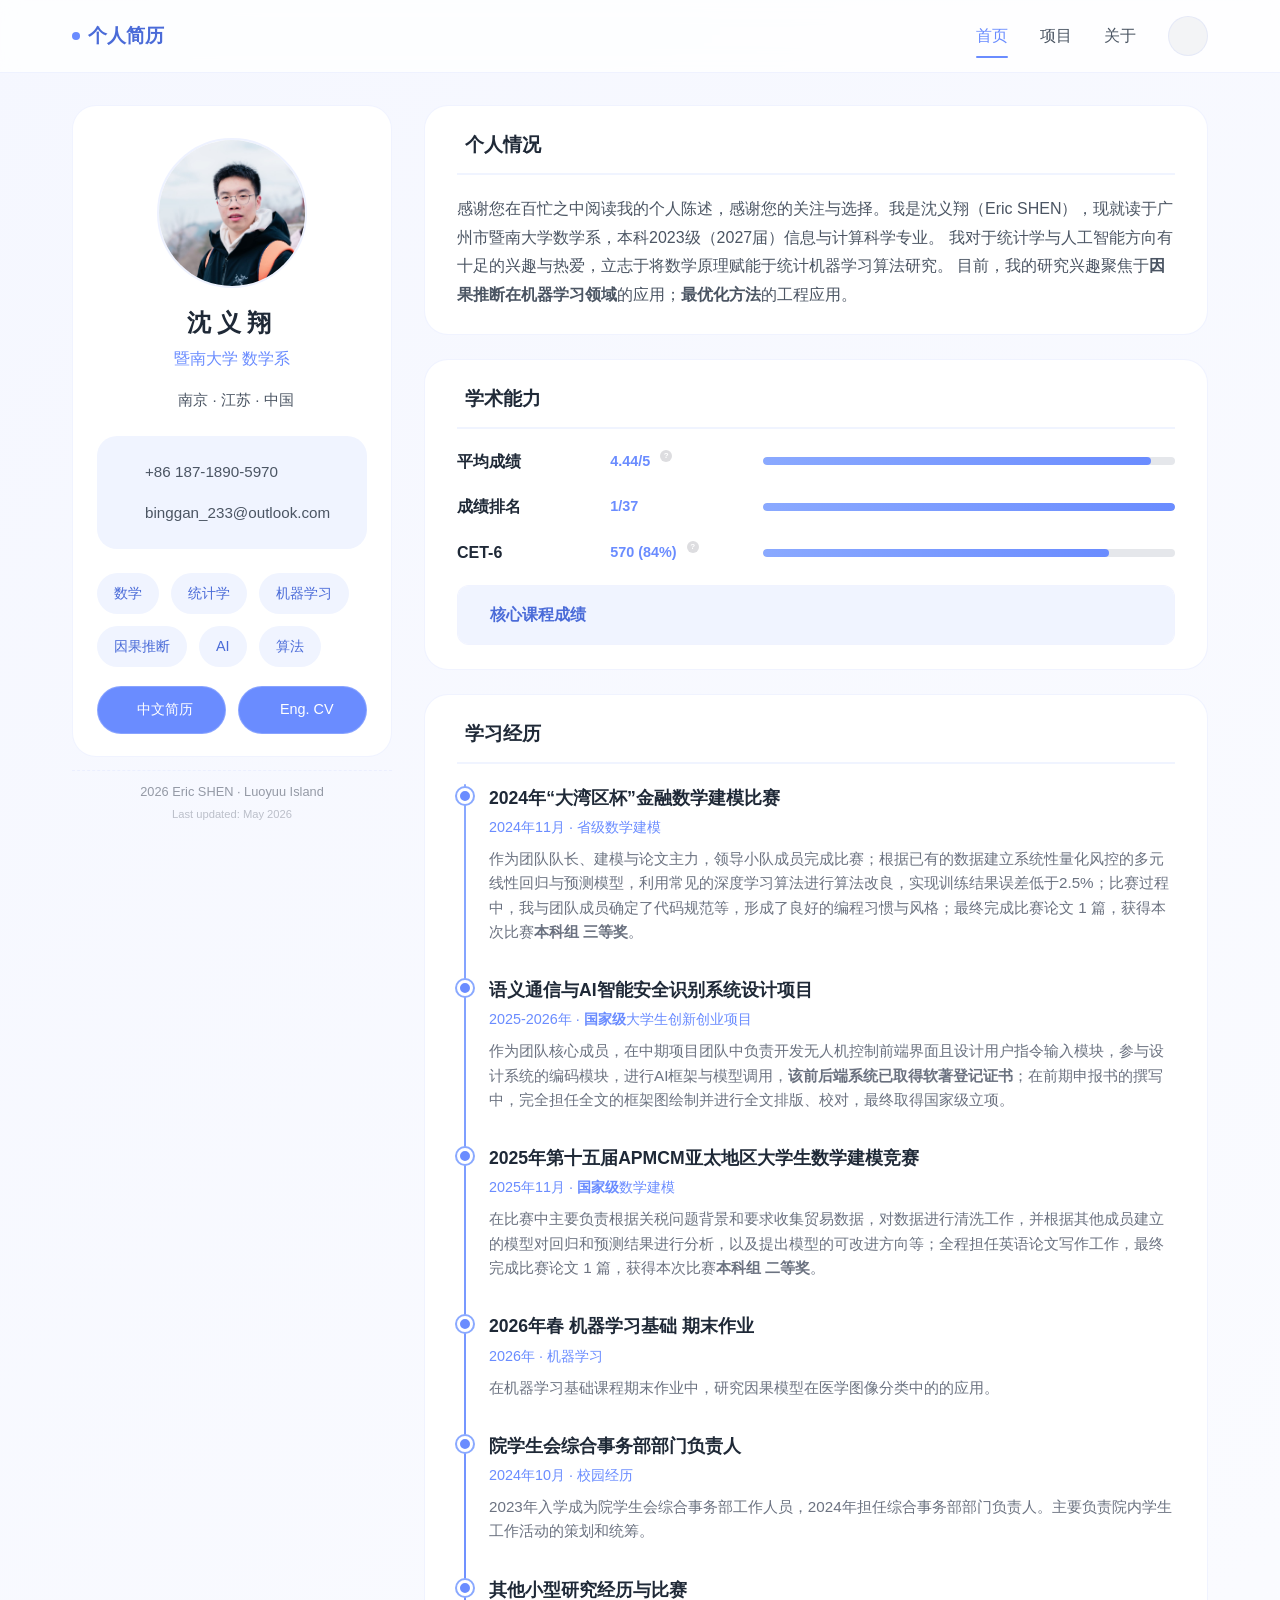
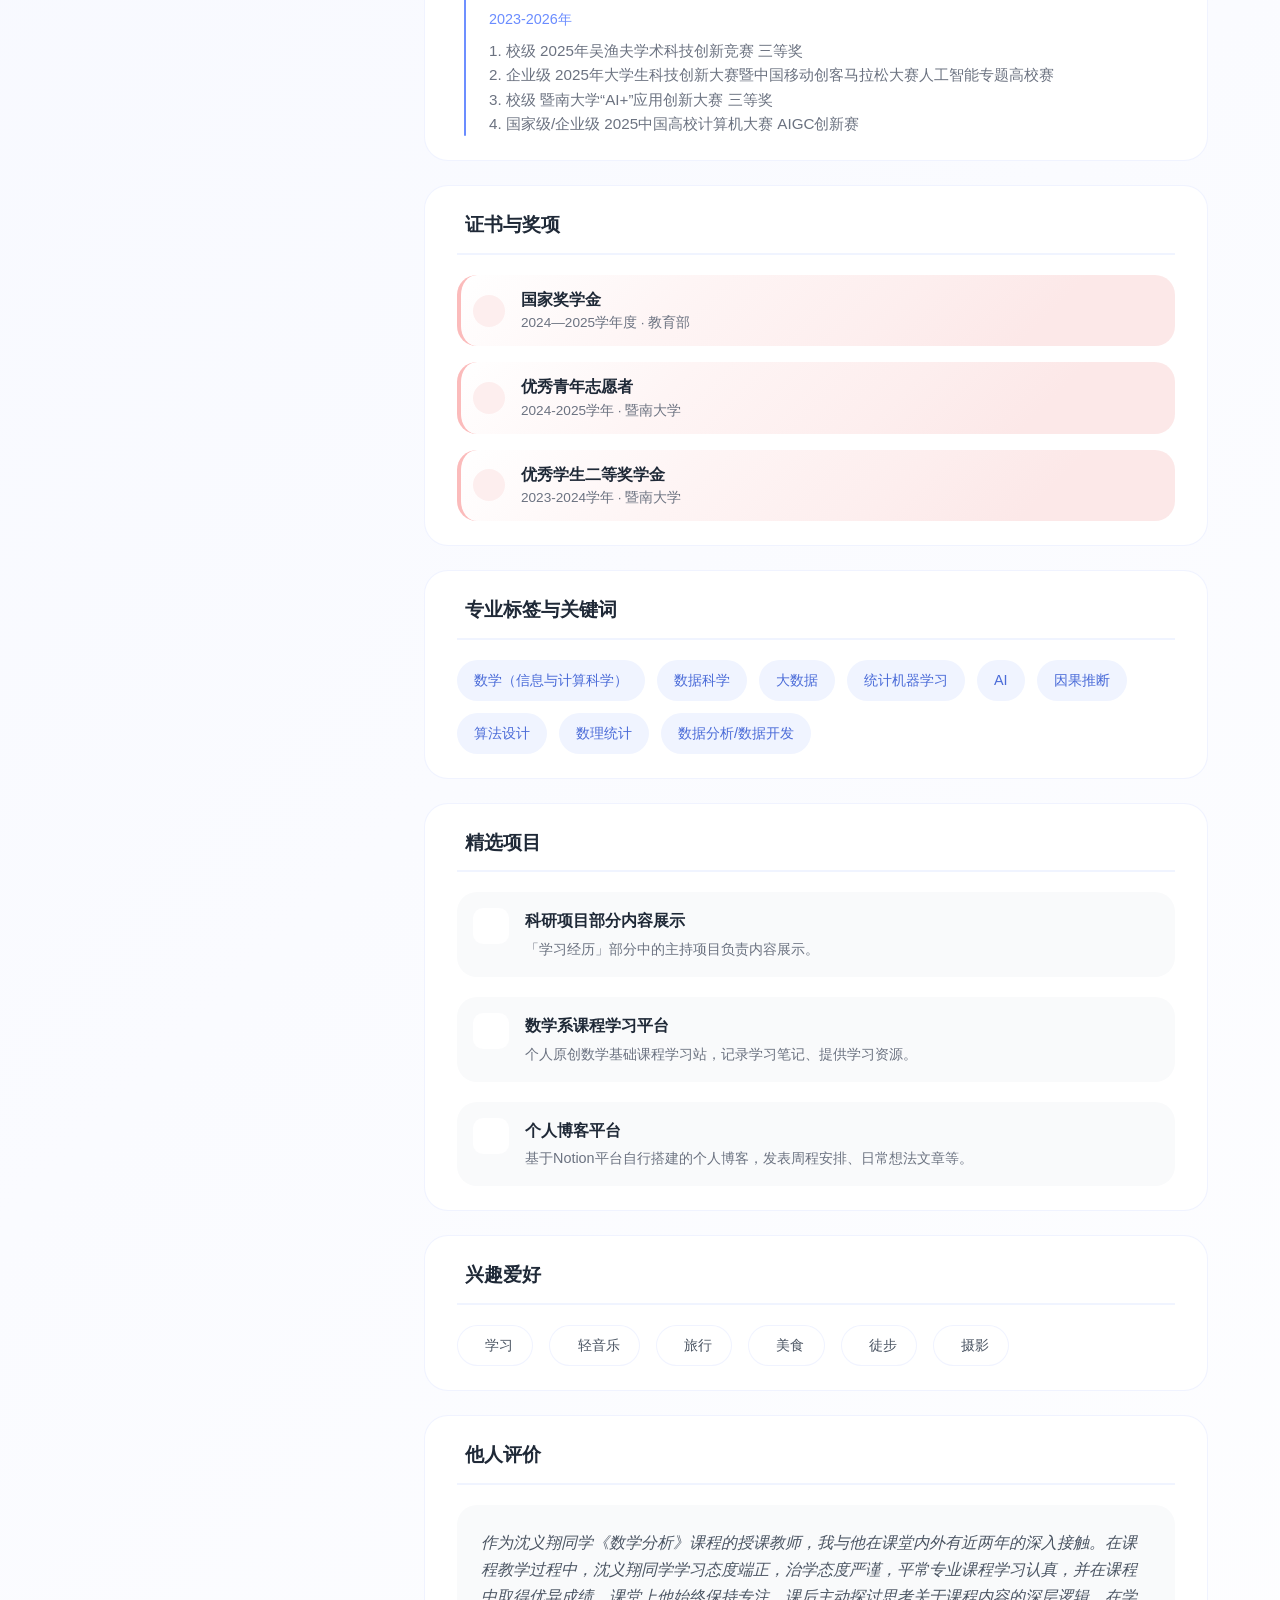
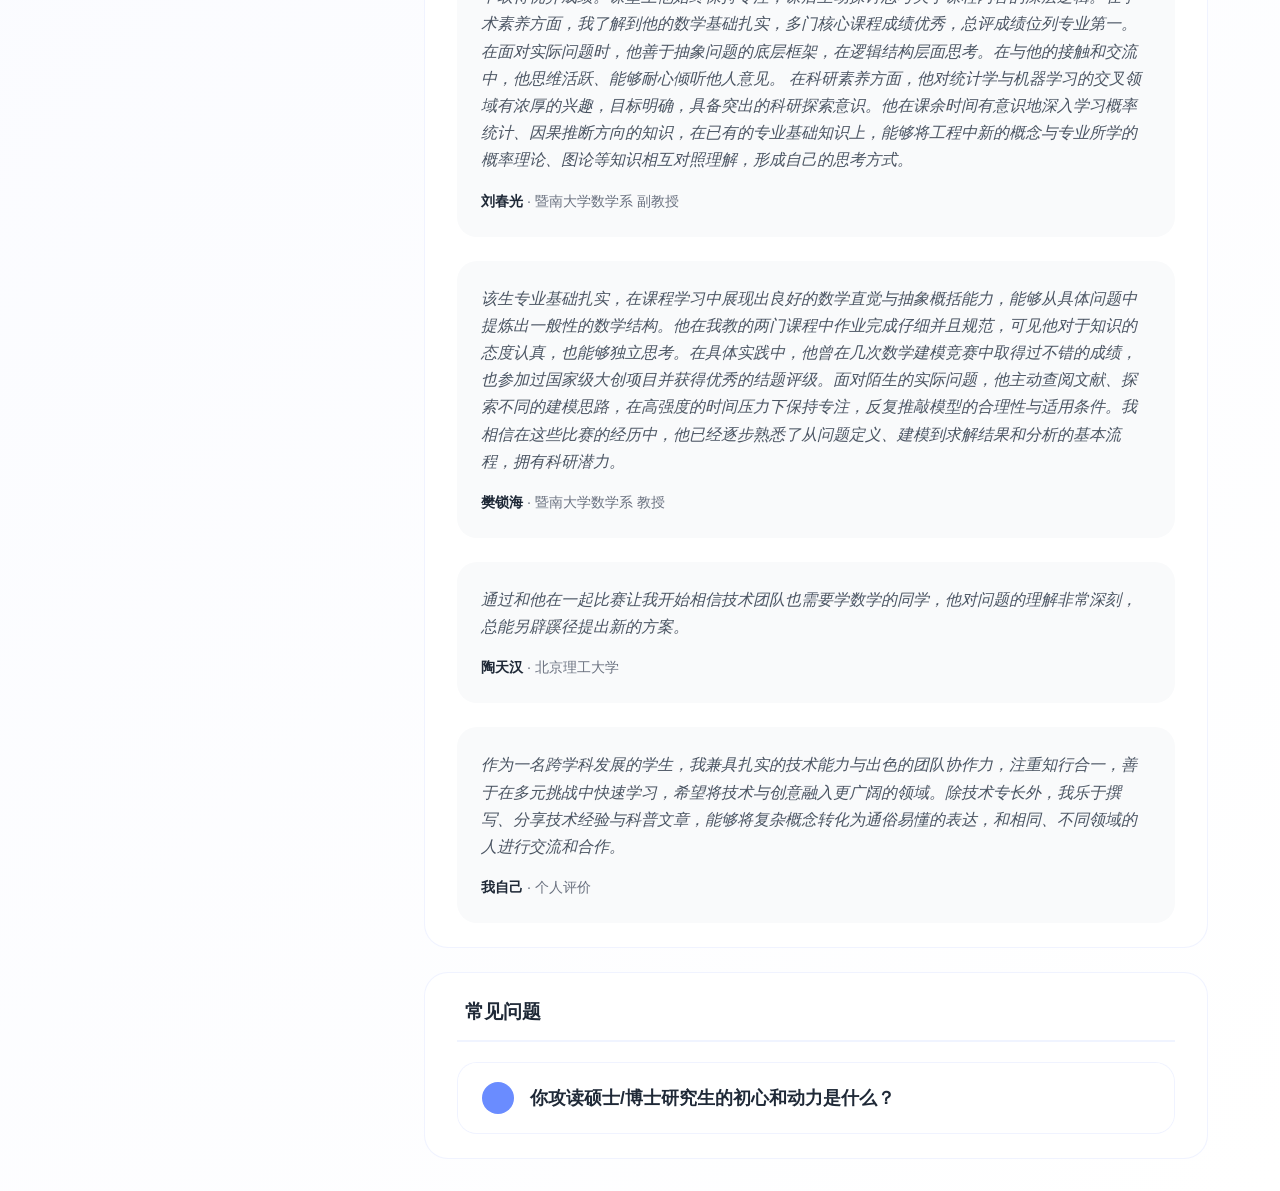
<file: index.html>
<!doctype html>
<html lang="zh-CN">
  <head>
    <meta charset="UTF-8" />
    <meta name="viewport" content="width=device-width, initial-scale=1.0" />
    <title>个人主页 - Eric SHEN</title>
    <link
      rel="icon"
      type="image/png"
      sizes="32x32"
      href="images/efficientim.png"
    />

    <!-- 字体 & 图标库 -->
    <link rel="preconnect" href="https://fonts.googleapis.com" />
    <link rel="preconnect" href="https://fonts.gstatic.com" crossorigin />

    <!-- CSS文件 -->
    <link rel="stylesheet" href="css/style.css" />
  </head>
  <body>
    <!-- 导航栏 -->
    <nav class="navbar">
      <div class="nav-container">
        <div class="logo">
          <span class="dot"></span>
          <span>个人简历</span>
        </div>
        <div class="nav-right">
          <div class="nav-links">
            <a href="index.html" class="active">首页</a>
            <a href="projects.html">项目</a>
            <!-- <a href="#contact">联系</a> -->
            <a href="about.html">关于</a>
          </div>
          <button
            class="theme-toggle"
            id="themeToggle"
            aria-label="切换夜间/日间模式"
          >
            <i class="fas fa-moon"></i>
            <i class="fas fa-sun"></i>
          </button>
        </div>
      </div>
    </nav>

    <main class="container">
      <!-- 左侧：个人信息 -->
      <aside class="profile-sidebar">
        <div class="profile-card-modern">
          <!-- 头像区域 -->
          <div class="avatar-wrapper">
            <img
              src="images/eric_lifeava.jpg"
              alt="头像"
              class="avatar-modern"
            />
          </div>

          <!-- 基本信息 -->
          <h1 class="profile-name">沈义翔</h1>
          <p class="profile-title">暨南大学 数学系</p>

          <div class="profile-location">
            <i class="fas fa-map-pin"></i>
            <span>南京 · 江苏 · 中国</span>
          </div>

          <!-- 联系信息 -->
          <div class="profile-contact">
            <!-- <div class="contact-item">
              <i class="fab fa-qq"></i>
              <span>3658409102</span>
            </div> -->
            <div class="contact-item">
              <i class="fas fa-phone"></i>
              <span>+86 187-1890-5970</span>
            </div>
            <div class="contact-item">
              <i class="fas fa-envelope"></i>
              <span>binggan_233@outlook.com</span>
            </div>
            <!-- <div class="contact-item">
              <i class="fas fa-globe"></i>
              <span>fanyou.notion.site/homeland</span>
            </div> -->
          </div>

          <!-- 社交链接 -->
          <!-- <div class="social-links">
            <a
              href="mailto:binggan_233@outlook.com"
              class="social-link"
              target="_blank"
              rel="noopener noreferrer"
            >
              <i class="fas fa-envelope"></i>
            </a>
            <a href="#+86*187-1890-5970" class="social-link"
              ><i class="fas fa-phone"></i
            ></a>
            <a
              href="https://fanyou.notion.site/"
              class="social-link"
              target="_blank"
              rel="noopener noreferrer"
            >
              <i class="fas fa-link"></i>
            </a>
            <a
              href="https://weibo.com/u/6012935166"
              class="social-link"
              target="_blank"
              rel="noopener noreferrer"
            >
              <i class="fab fa-weibo"></i>
            </a>
          </div> -->

          <!-- tag -->
          <div class="skills-grid">
            <span class="skill-tag">数学</span>
            <span class="skill-tag">统计学</span>
            <span class="skill-tag">机器学习</span>
            <span class="skill-tag">因果推断</span>
            <span class="skill-tag">AI</span>
            <span class="skill-tag">算法</span>
          </div>

          <!-- 简历下载 -->
          <div class="profile-resume-buttons">
            <a
              href="assets/documents/2026沈义翔_暨南大学_研招自荐简历_中文_YixiangShen_JNU_master_recCV_CN.pdf"
              class="resume-btn"
              target="_blank"
            >
              <i class="fas fa-file-pdf"></i>
              <span>中文简历</span>
            </a>
            <a
              href="assets/documents/2026YixiangShen_JNU_master_recCV_ENG_沈义翔_暨南大学_研招自荐简历_英文.pdf"
              class="resume-btn"
              target="_blank"
            >
              <i class="fas fa-file-pdf"></i>
              <span>Eng. CV</span>
            </a>
          </div>
        </div>

        <!-- 版权 -->
        <div class="copyright-info">
          <p>
            <i class="fa-regular fa-copyright"></i>2026 Eric SHEN · Luoyuu
            Island
          </p>
          <p class="copyright-small">Last updated: May 2026</p>
        </div>
      </aside>

      <!-- 右侧：简历内容 -->
      <section class="content-main">
        <!-- 板块1：个人情况 -->
        <div class="content-card">
          <h2 class="card-title">
            <i class="fas fa-user"></i>
            个人情况
          </h2>
          <p class="about-text">
            感谢您在百忙之中阅读我的个人陈述，感谢您的关注与选择。我是沈义翔（Eric
            SHEN），现就读于广州市暨南大学数学系，本科2023级（2027届）信息与计算科学专业。
            我对于统计学与人工智能方向有十足的兴趣与热爱，立志于将数学原理赋能于统计机器学习算法研究。
            目前，我的研究兴趣聚焦于<strong>因果推断在机器学习领域</strong>的应用；<strong>最优化方法</strong>的工程应用。
          </p>
        </div>

        <!-- 板块2：学术能力 -->
        <div class="content-card">
          <h2 class="card-title">
            <i class="fas fa-language"></i>
            学术能力
          </h2>
          <div class="academy-list">
            <!-- 始终显示的项目 -->
            <div class="academy-item">
              <span class="academy-name">平均成绩</span>
              <span class="academy-level">
                4.44/5
                <span
                  class="tooltip-icon"
                  data-tooltip="学校采用5分制，每1分折算0.1绩点，平均4.44绩点即平均成绩94.4"
                  >?</span
                >
              </span>
              <div class="level-bar">
                <div class="level-fill" style="width: 94.2%"></div>
              </div>
            </div>
            <div class="academy-item">
              <span class="academy-name">成绩排名</span>
              <span class="academy-level">1/37</span>
              <div class="level-bar">
                <div class="level-fill" style="width: 100%"></div>
              </div>
            </div>
            <div class="academy-item">
              <span class="academy-name">CET-6</span>
              <span class="academy-level">
                570 (84%)
                <span
                  class="tooltip-icon"
                  data-tooltip="分数换算说明：来源于CET官网给出的报道分数常模百分位对照表，详见
                  https://cet.neea.edu.cn/html1/folder/19081/5124-1.htm"
                  >?</span
                >
              </span>
              <div class="level-bar">
                <div class="level-fill" style="width: 84%"></div>
              </div>
            </div>

            <!-- 可折叠的课程成绩 -->
            <div class="academy-foldable">
              <div class="academy-foldable-header" id="coursesHeader">
                <span class="academy-foldable-title">
                  <i class="fas fa-book-open"></i>
                  核心课程成绩
                </span>
                <span class="academy-foldable-icon">
                  <i class="fas fa-chevron-down"></i>
                </span>
              </div>
              <div class="academy-foldable-content" id="coursesContent">
                <div class="academy-item">
                  <span class="academy-foldable-name">数学分析Ⅰ/Ⅱ/Ⅲ</span>
                  <span class="academy-level">90/94/100</span>
                  <div class="level-bar">
                    <div class="level-fill" style="width: 95%"></div>
                  </div>
                </div>
                <div class="academy-item">
                  <span class="academy-foldable-name">高等代数Ⅰ/Ⅱ</span>
                  <span class="academy-level">97/96</span>
                  <div class="level-bar">
                    <div class="level-fill" style="width: 97%"></div>
                  </div>
                </div>
                <div class="academy-item">
                  <span class="academy-foldable-name">概率与统计</span>
                  <span class="academy-level">98</span>
                  <div class="level-bar">
                    <div class="level-fill" style="width: 98%"></div>
                  </div>
                </div>
                <div class="academy-item">
                  <span class="academy-foldable-name">常微分方程</span>
                  <span class="academy-level">99</span>
                  <div class="level-bar">
                    <div class="level-fill" style="width: 99%"></div>
                  </div>
                </div>
                <div class="academy-item">
                  <span class="academy-foldable-name">实变函数</span>
                  <span class="academy-level">98</span>
                  <div class="level-bar">
                    <div class="level-fill" style="width: 98%"></div>
                  </div>
                </div>
                <div class="academy-item">
                  <span class="academy-foldable-name"
                    >运筹学
                    <span
                      class="tooltip-icon"
                      data-tooltip="课程学习最优化方法，&#10;内容与机器学习相关。"
                      >?</span
                    ></span
                  >
                  <span class="academy-level">100</span>
                  <div class="level-bar">
                    <div class="level-fill" style="width: 100%"></div>
                  </div>
                </div>
                <div class="academy-item">
                  <span class="academy-foldable-name"
                    >计算智能
                    <span
                      class="tooltip-icon"
                      data-tooltip="课程学习智能优化算法（启发式算法）"
                      >?</span
                    ></span
                  >
                  <span class="academy-level">97</span>
                  <div class="level-bar">
                    <div class="level-fill" style="width: 97%"></div>
                  </div>
                </div>
                <div class="academy-item">
                  <span class="academy-foldable-name">数据结构</span>
                  <span class="academy-level">100</span>
                  <div class="level-bar">
                    <div class="level-fill" style="width: 100%"></div>
                  </div>
                </div>
                <div class="academy-item">
                  <span class="academy-foldable-name">机器学习基础</span>
                  <span class="academy-level">98</span>
                  <div class="level-bar">
                    <div class="level-fill" style="width: 98%"></div>
                  </div>
                </div>
              </div>
            </div>
          </div>
        </div>

        <!-- 板块3：学习经历 -->
        <div class="content-card">
          <h2 class="card-title">
            <i class="fas fa-graduation-cap"></i>
            学习经历
          </h2>
          <div class="timeline">
            <div class="timeline-item">
              <div class="timeline-dot"></div>
              <div class="timeline-content">
                <h3>2024年“大湾区杯”金融数学建模比赛</h3>
                <p class="timeline-meta">2024年11月 · 省级数学建模</p>
                <p class="timeline-desc">
                  作为团队队长、建模与论文主力，领导小队成员完成比赛；根据已有的数据建立系统性量化风控的多元线性回归与预测模型，利用常见的深度学习算法进行算法改良，实现训练结果误差低于2.5%；比赛过程中，我与团队成员确定了代码规范等，形成了良好的编程习惯与风格；最终完成比赛论文
                  1 篇，获得本次比赛<strong>本科组 三等奖</strong>。
                </p>
              </div>
            </div>
            <div class="timeline-item">
              <div class="timeline-dot"></div>
              <div class="timeline-content">
                <h3>语义通信与AI智能安全识别系统设计项目</h3>
                <p class="timeline-meta">
                  2025-2026年 · <strong>国家级</strong>大学生创新创业项目
                </p>
                <p class="timeline-desc">
                  作为团队核心成员，在中期项目团队中负责开发无人机控制前端界面且设计用户指令输入模块，参与设计系统的编码模块，进行AI框架与模型调用，<strong>该前后端系统已取得软著登记证书</strong>；在前期申报书的撰写中，完全担任全文的框架图绘制并进行全文排版、校对，最终取得国家级立项。
                </p>
              </div>
            </div>
            <div class="timeline-item">
              <div class="timeline-dot"></div>
              <div class="timeline-content">
                <h3>2025年第十五届APMCM亚太地区大学生数学建模竞赛</h3>
                <p class="timeline-meta">
                  2025年11月 · <strong>国家级</strong>数学建模
                </p>
                <p class="timeline-desc">
                  在比赛中主要负责根据关税问题背景和要求收集贸易数据，对数据进行清洗工作，并根据其他成员建立的模型对回归和预测结果进行分析，以及提出模型的可改进方向等；全程担任英语论文写作工作，最终完成比赛论文
                  1 篇，获得本次比赛<strong>本科组 二等奖</strong>。
                </p>
              </div>
            </div>
            <div class="timeline-item">
              <div class="timeline-dot"></div>
              <div class="timeline-content">
                <h3>2026年春 机器学习基础 期末作业</h3>
                <p class="timeline-meta">2026年 · 机器学习</p>
                <p class="timeline-desc">
                  在机器学习基础课程期末作业中，研究因果模型在医学图像分类中的的应用。
                </p>
              </div>
            </div>
            <div class="timeline-item">
              <div class="timeline-dot"></div>
              <div class="timeline-content">
                <h3>院学生会综合事务部部门负责人</h3>
                <p class="timeline-meta">2024年10月 · 校园经历</p>
                <p class="timeline-desc">
                  2023年入学成为院学生会综合事务部工作人员，2024年担任综合事务部部门负责人。主要负责院内学生工作活动的策划和统筹。
                </p>
              </div>
            </div>
            <div class="timeline-item">
              <div class="timeline-dot"></div>
              <div class="timeline-content">
                <h3>其他小型研究经历与比赛</h3>
                <p class="timeline-meta">2023-2026年</p>
                <p class="timeline-desc">
                  1. 校级 2025年吴渔夫学术科技创新竞赛 三等奖<br />
                  2. 企业级
                  2025年大学生科技创新大赛暨中国移动创客马拉松大赛人工智能专题高校赛<br />
                  3. 校级 暨南大学“AI+”应用创新大赛 三等奖<br />
                  4. 国家级/企业级 2025中国高校计算机大赛 AIGC创新赛
                </p>
              </div>
            </div>
          </div>
        </div>

        <!-- 板块4：证书与奖项 -->
        <div class="content-card">
          <h2 class="card-title">
            <i class="fas fa-award"></i>
            证书与奖项
          </h2>
          <div class="awards-list">
            <div class="award-item">
              <i class="fas fa-trophy"></i>
              <div>
                <h3>国家奖学金</h3>
                <p>2024—2025学年度 · 教育部</p>
              </div>
            </div>
            <div class="award-item">
              <i class="fas fa-certificate"></i>
              <div>
                <h3>优秀青年志愿者</h3>
                <p>2024-2025学年 · 暨南大学</p>
              </div>
            </div>
            <div class="award-item">
              <i class="fas fa-medal"></i>
              <div>
                <h3>优秀学生二等奖学金</h3>
                <p>2023-2024学年 · 暨南大学</p>
              </div>
            </div>
          </div>
        </div>

        <!-- 板块5：标签与关键词 -->
        <div class="content-card">
          <h2 class="card-title">
            <i class="fas fa-code"></i>
            专业标签与关键词
          </h2>
          <div class="skills-grid">
            <span class="skill-tag">数学（信息与计算科学）</span>
            <span class="skill-tag">数据科学</span>
            <span class="skill-tag">大数据</span>
            <span class="skill-tag">统计机器学习</span>
            <span class="skill-tag">AI</span>
            <span class="skill-tag">因果推断</span>
            <span class="skill-tag">算法设计</span>
            <span class="skill-tag">数理统计</span>
            <span class="skill-tag">数据分析/数据开发</span>
          </div>
        </div>

        <!-- 板块6：精选项目 -->
        <div class="content-card">
          <h2 class="card-title">
            <i class="fas fa-star"></i>
            精选项目
          </h2>
          <div class="projects-list">
            <div class="project-item">
              <div class="project-icon">
                <i class="fas fa-laptop"></i>
              </div>
              <a
                href="projects.html"
                class="project-info"
                style="text-decoration: none"
              >
                <h3>科研项目部分内容展示</h3>
                <p>「学习经历」部分中的主持项目负责内容展示。</p>
              </a>
            </div>
            <div class="project-item">
              <div class="project-icon">
                <i class="fas fa-pencil"></i>
              </div>
              <a
                href="projects.html"
                class="project-info"
                style="text-decoration: none"
              >
                <h3>数学系课程学习平台</h3>
                <p>个人原创数学基础课程学习站，记录学习笔记、提供学习资源。</p>
              </a>
            </div>
            <div class="project-item">
              <div class="project-icon">
                <i class="fas fa-blog"></i>
              </div>
              <a
                href="projects.html"
                class="project-info"
                style="text-decoration: none"
              >
                <h3>个人博客平台</h3>
                <p>
                  基于Notion平台自行搭建的个人博客，发表周程安排、日常想法文章等。
                </p>
              </a>
            </div>
          </div>
        </div>

        <!-- 板块7：兴趣爱好 -->
        <div class="content-card">
          <h2 class="card-title">
            <i class="fas fa-heart"></i>
            兴趣爱好
          </h2>
          <div class="hobbies-list">
            <span class="hobby-tag"><i class="fas fa-book"></i> 学习</span>
            <span class="hobby-tag"><i class="fas fa-music"></i> 轻音乐</span>
            <span class="hobby-tag"><i class="fas fa-plane"></i> 旅行</span>
            <span class="hobby-tag"><i class="fas fa-utensils"></i> 美食</span>
            <span class="hobby-tag"><i class="fas fa-hiking"></i> 徒步</span>
            <span class="hobby-tag"><i class="fas fa-camera"></i> 摄影</span>
          </div>
        </div>

        <!-- 板块8：他人评价 -->
        <div class="content-card">
          <h2 class="card-title">
            <i class="fas fa-quote-right"></i>
            他人评价
          </h2>
          <div class="testimonials-list">
            <div class="testimonial-item">
              <i class="fas fa-quote-left quote-icon"></i>
              <p>
                作为沈义翔同学《数学分析》课程的授课教师，我与他在课堂内外有近两年的深入接触。在课程教学过程中，沈义翔同学学习态度端正，治学态度严谨，平常专业课程学习认真，并在课程中取得优异成绩。课堂上他始终保持专注，课后主动探讨思考关于课程内容的深层逻辑。在学术素养方面，我了解到他的数学基础扎实，多门核心课程成绩优秀，总评成绩位列专业第一。在面对实际问题时，他善于抽象问题的底层框架，在逻辑结构层面思考。在与他的接触和交流中，他思维活跃、能够耐心倾听他人意见。
                在科研素养方面，他对统计学与机器学习的交叉领域有浓厚的兴趣，目标明确，具备突出的科研探索意识。他在课余时间有意识地深入学习概率统计、因果推断方向的知识，在已有的专业基础知识上，能够将工程中新的概念与专业所学的概率理论、图论等知识相互对照理解，形成自己的思考方式。
              </p>
              <div class="testimonial-author">
                <strong>刘春光</strong> · 暨南大学数学系 副教授
              </div>
            </div>
            <div class="testimonial-item">
              <i class="fas fa-quote-left quote-icon"></i>
              <p>
                该生专业基础扎实，在课程学习中展现出良好的数学直觉与抽象概括能力，能够从具体问题中提炼出一般性的数学结构。他在我教的两门课程中作业完成仔细并且规范，可见他对于知识的态度认真，也能够独立思考。在具体实践中，他曾在几次数学建模竞赛中取得过不错的成绩，也参加过国家级大创项目并获得优秀的结题评级。面对陌生的实际问题，他主动查阅文献、探索不同的建模思路，在高强度的时间压力下保持专注，反复推敲模型的合理性与适用条件。我相信在这些比赛的经历中，他已经逐步熟悉了从问题定义、建模到求解结果和分析的基本流程，拥有科研潜力。
              </p>
              <div class="testimonial-author">
                <strong>樊锁海</strong> · 暨南大学数学系 教授
              </div>
            </div>
            <div class="testimonial-item">
              <i class="fas fa-quote-left quote-icon"></i>
              <p>
                通过和他在一起比赛让我开始相信技术团队也需要学数学的同学，他对问题的理解非常深刻，总能另辟蹊径提出新的方案。
              </p>
              <div class="testimonial-author">
                <strong>陶天汉</strong> · 北京理工大学
              </div>
            </div>
            <div class="testimonial-item">
              <i class="fas fa-quote-left quote-icon"></i>
              <p>
                作为一名跨学科发展的学生，我兼具扎实的技术能力与出色的团队协作力，注重知行合一，善于在多元挑战中快速学习，希望将技术与创意融入更广阔的领域。除技术专长外，我乐于撰写、分享技术经验与科普文章，能够将复杂概念转化为通俗易懂的表达，和相同、不同领域的人进行交流和合作。
              </p>
              <div class="testimonial-author">
                <strong>我自己</strong> · 个人评价
              </div>
            </div>
          </div>
        </div>

        <!-- 板块9：常见问题 -->
        <div class="content-card contact-card">
          <h2 class="card-title">
            <i class="fas fa-question-circle"></i>
            常见问题
          </h2>
          <div class="faq-container">
            <div class="faq-item">
              <div class="faq-question" data-target="faq1">
                <div class="faq-question-content">
                  <span class="faq-icon"
                    ><i class="fas fa-question-circle"></i
                  ></span>
                  <h3>你攻读硕士/博士研究生的初心和动力是什么？</h3>
                </div>
                <span class="faq-arrow"
                  ><i class="fas fa-chevron-down"></i
                ></span>
              </div>
              <div class="faq-answer" id="faq1">
                <div class="faq-answer-content">
                  <p class="answer-greeting">终身学习的心态</p>
                  <p class="answer-intro">
                    我愿意接受新的内容和知识，我认为学习是持续的事情，保持学习状态让我感到充实。
                  </p>
                  <div class="answer-list">
                    <div class="answer-item">
                      <span class="answer-number">1.</span>
                      <div class="answer-content">
                        <strong>独立研究</strong> 良好心态，喜欢独处的感觉
                        <br />和有些同学被“要坐冷板凳”劝退不同，我会为此感到有任务感、充实感，能在自己喜欢的领域慢慢钻研是具有一定幸福感的事。
                      </div>
                    </div>
                    <div class="answer-item">
                      <span class="answer-number">2.</span>
                      <div class="answer-content">
                        <strong>独特见解</strong> 和 <strong>另辟蹊径</strong>
                        <br />我坚信数学基础可以从「道」上解决「术」中遇到的困难，我可以提供新的视角来看技术问题。
                      </div>
                    </div>
                    <div class="answer-item">
                      <span class="answer-number">3.</span>
                      <div class="answer-content">
                        <strong>信心与支持</strong>
                        <br />生存压力大于发展压力。攻读博士除了要拥有科研决心，还应具备相应的经济条件资格，而不应该妄想通过攻读研究生来实现经济自由或阶层跃升。<strong>父母的支持、同伴的鼓励是我全力以赴的重要信心来源。</strong>
                      </div>
                    </div>
                  </div>
                  <p class="answer-intro">
                    感谢阅读，希望一起奋斗的同学、老师、家人、朋友都可以在自己选择的道路上朝着正确的方向前进。
                  </p>
                </div>
              </div>
            </div>
          </div>
        </div>
      </section>
    </main>

    <!-- js文件 -->
    <script src="js/pages/main.js"></script>
    <script src="js/pages/home/home.js"></script>
  </body>
</html>
</file>
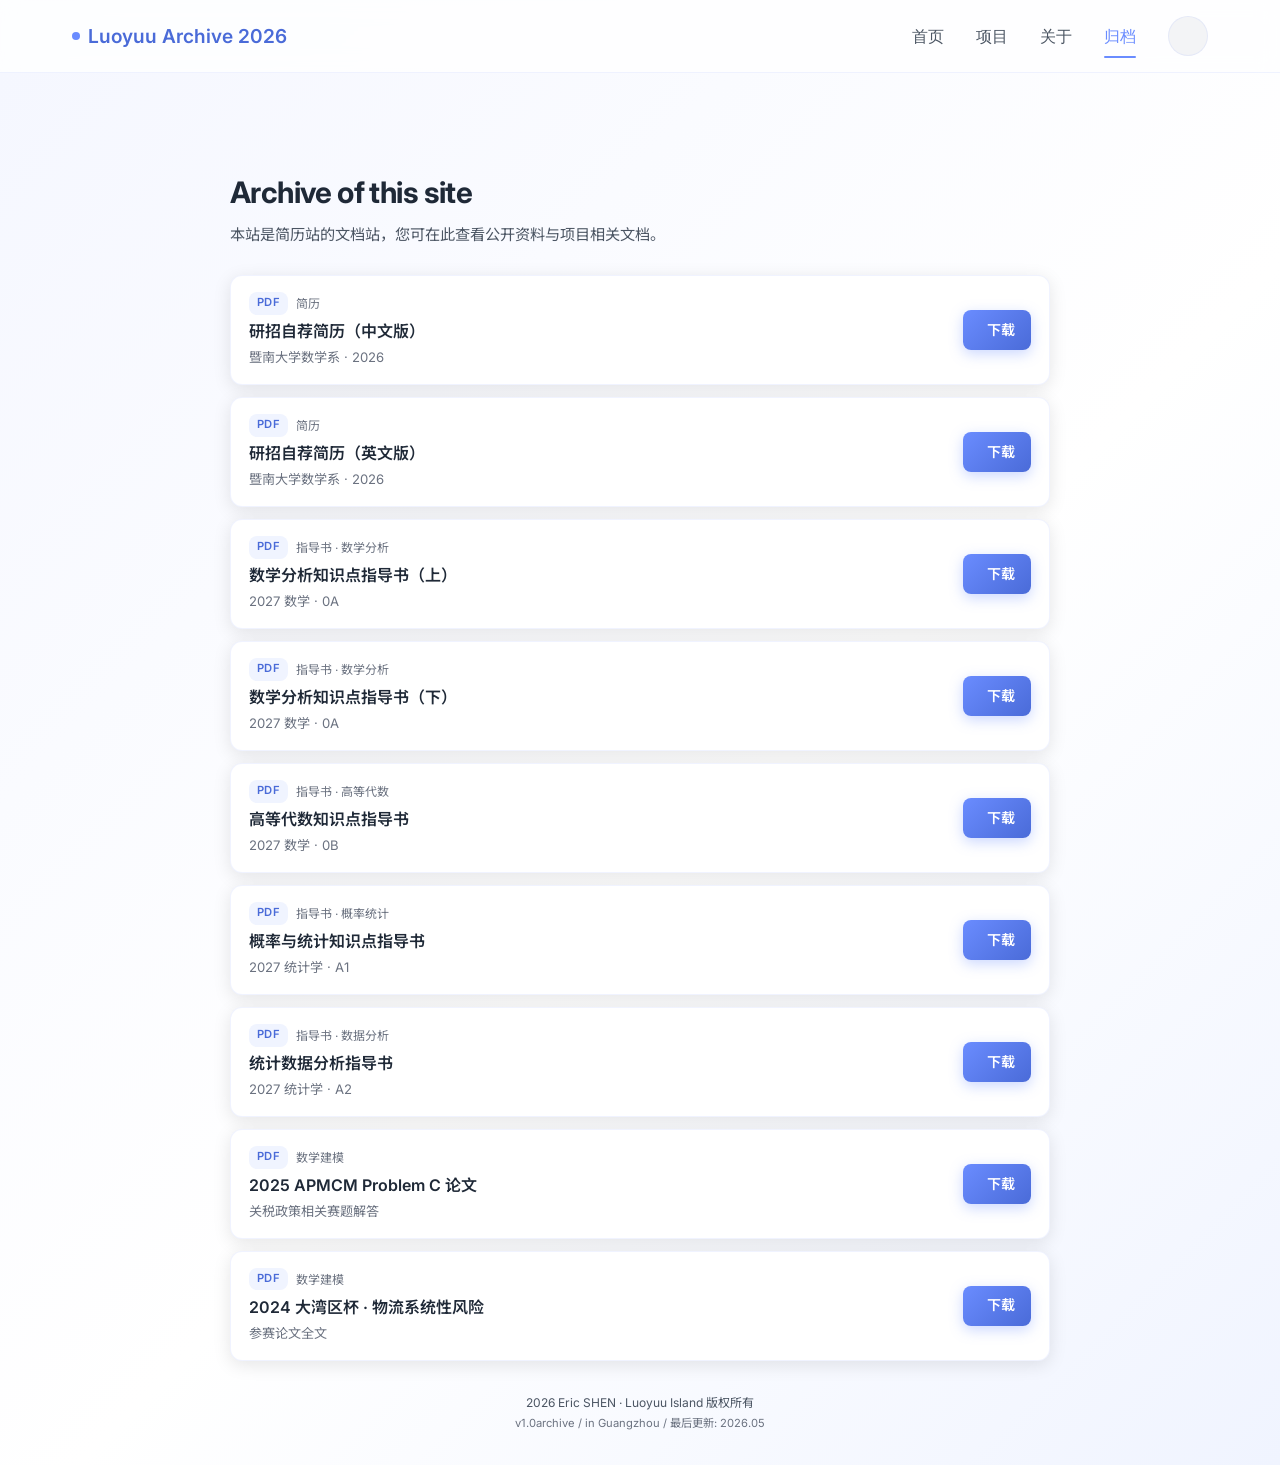
<file: archive.html>
<!doctype html>
<html lang="zh-CN">
  <head>
    <meta charset="UTF-8" />
    <meta
      name="viewport"
      content="width=device-width, initial-scale=1.0, viewport-fit=cover"
    />
    <title>Archive of Eric SHEN</title>
    <link
      rel="icon"
      type="image/png"
      sizes="32x32"
      href="images/efficientim.png"
    />
    <link rel="preconnect" href="https://fonts.googleapis.com" />
    <link rel="preconnect" href="https://fonts.gstatic.com" crossorigin />
    <link
      href="https://fonts.googleapis.com/css2?family=Inter:opsz,wght@14..32,300..700&display=swap"
      rel="stylesheet"
    />
    <link
      href="https://fonts.googleapis.com/css2?family=Noto+Sans+SC:wght@300;400;500;700;900&display=swap"
      rel="stylesheet"
    />
    <link rel="stylesheet" href="css/style.css" />
    <link rel="stylesheet" href="css/pages/archive/archive.css" />
  </head>
  <body>
    <nav class="navbar">
      <div class="nav-container">
        <div class="logo">
          <span class="dot"></span>
          <span>Luoyuu Archive 2026</span>
        </div>
        <div class="nav-right">
          <div class="nav-links">
            <a href="index.html">首页</a>
            <a href="projects.html">项目</a>
            <a href="about.html">关于</a>
            <a href="archive.html" class="active">归档</a>
          </div>
          <button
            class="theme-toggle"
            id="themeToggle"
            aria-label="切换夜间/日间模式"
          >
            <i class="fas fa-moon"></i>
            <i class="fas fa-sun"></i>
          </button>
        </div>
      </div>
    </nav>

    <main class="archive-main">
      <div class="archive-inner">
        <header class="archive-page-header">
          <h1>Archive of this site</h1>
          <p class="archive-lead">
            本站是简历站的文档站，您可在此查看公开资料与项目相关文档。
          </p>
        </header>

        <ul class="archive-list">
          <li class="archive-item">
            <div class="archive-item-info">
              <div class="archive-doc-meta">
                <span class="archive-doc-type">PDF</span>
                <span class="archive-doc-cat">简历</span>
              </div>
              <h2 class="archive-doc-title">研招自荐简历（中文版）</h2>
              <p class="archive-doc-desc">暨南大学数学系 · 2026</p>
            </div>
            <a
              class="archive-download"
              href="assets/documents/2026沈义翔_暨南大学_研招自荐简历_中文_YixiangShen_JNU_master_recCV_CN.pdf"
              download="2026沈义翔_暨南大学_研招自荐简历_中文.pdf"
            >
              <i class="fas fa-download" aria-hidden="true"></i>
              下载
            </a>
          </li>

          <li class="archive-item">
            <div class="archive-item-info">
              <div class="archive-doc-meta">
                <span class="archive-doc-type">PDF</span>
                <span class="archive-doc-cat">简历</span>
              </div>
              <h2 class="archive-doc-title">研招自荐简历（英文版）</h2>
              <p class="archive-doc-desc">暨南大学数学系 · 2026</p>
            </div>
            <a
              class="archive-download"
              href="assets/documents/2026YixiangShen_JNU_master_recCV_ENG_沈义翔_暨南大学_研招自荐简历_英文.pdf"
              download="2026YixiangShen_JNU_master_recCV_ENG.pdf"
            >
              <i class="fas fa-download" aria-hidden="true"></i>
              下载
            </a>
          </li>

          <li class="archive-item">
            <div class="archive-item-info">
              <div class="archive-doc-meta">
                <span class="archive-doc-type">PDF</span>
                <span class="archive-doc-cat">指导书 · 数学分析</span>
              </div>
              <h2 class="archive-doc-title">数学分析知识点指导书（上）</h2>
              <p class="archive-doc-desc">2027 数学 · 0A</p>
            </div>
            <a
              class="archive-download"
              href="assets/documents/guidebook/2027数学-0A-数学分析知识点指导书（上）.pdf"
              download="2027数学-0A-数学分析知识点指导书（上）.pdf"
            >
              <i class="fas fa-download" aria-hidden="true"></i>
              下载
            </a>
          </li>

          <li class="archive-item">
            <div class="archive-item-info">
              <div class="archive-doc-meta">
                <span class="archive-doc-type">PDF</span>
                <span class="archive-doc-cat">指导书 · 数学分析</span>
              </div>
              <h2 class="archive-doc-title">数学分析知识点指导书（下）</h2>
              <p class="archive-doc-desc">2027 数学 · 0A</p>
            </div>
            <a
              class="archive-download"
              href="assets/documents/guidebook/2027数学-0A-数学分析知识点指导书（下）.pdf"
              download="2027数学-0A-数学分析知识点指导书（下）.pdf"
            >
              <i class="fas fa-download" aria-hidden="true"></i>
              下载
            </a>
          </li>

          <li class="archive-item">
            <div class="archive-item-info">
              <div class="archive-doc-meta">
                <span class="archive-doc-type">PDF</span>
                <span class="archive-doc-cat">指导书 · 高等代数</span>
              </div>
              <h2 class="archive-doc-title">高等代数知识点指导书</h2>
              <p class="archive-doc-desc">2027 数学 · 0B</p>
            </div>
            <a
              class="archive-download"
              href="assets/documents/guidebook/2027数学-0B-高等代数知识点指导书.pdf"
              download="2027数学-0B-高等代数知识点指导书.pdf"
            >
              <i class="fas fa-download" aria-hidden="true"></i>
              下载
            </a>
          </li>

          <li class="archive-item">
            <div class="archive-item-info">
              <div class="archive-doc-meta">
                <span class="archive-doc-type">PDF</span>
                <span class="archive-doc-cat">指导书 · 概率统计</span>
              </div>
              <h2 class="archive-doc-title">概率与统计知识点指导书</h2>
              <p class="archive-doc-desc">2027 统计学 · A1</p>
            </div>
            <a
              class="archive-download"
              href="assets/documents/guidebook/2027统计学-A1-概率与统计知识点指导书.pdf"
              download="2027统计学-A1-概率与统计知识点指导书.pdf"
            >
              <i class="fas fa-download" aria-hidden="true"></i>
              下载
            </a>
          </li>

          <li class="archive-item">
            <div class="archive-item-info">
              <div class="archive-doc-meta">
                <span class="archive-doc-type">PDF</span>
                <span class="archive-doc-cat">指导书 · 数据分析</span>
              </div>
              <h2 class="archive-doc-title">统计数据分析指导书</h2>
              <p class="archive-doc-desc">2027 统计学 · A2</p>
            </div>
            <a
              class="archive-download"
              href="assets/documents/guidebook/2027统计学-A2-统计数据分析指导书.pdf"
              download="2027统计学-A2-统计数据分析指导书.pdf"
            >
              <i class="fas fa-download" aria-hidden="true"></i>
              下载
            </a>
          </li>

          <li class="archive-item">
            <div class="archive-item-info">
              <div class="archive-doc-meta">
                <span class="archive-doc-type">PDF</span>
                <span class="archive-doc-cat">数学建模</span>
              </div>
              <h2 class="archive-doc-title">2025 APMCM Problem C 论文</h2>
              <p class="archive-doc-desc">关税政策相关赛题解答</p>
            </div>
            <a
              class="archive-download"
              href="assets/documents/mathmodel/SOLUTION_to_2025APMCM_C_Tariff%20Policy.pdf"
              download="SOLUTION_to_2025APMCM_C_Tariff_Policy.pdf"
            >
              <i class="fas fa-download" aria-hidden="true"></i>
              下载
            </a>
          </li>

          <li class="archive-item">
            <div class="archive-item-info">
              <div class="archive-doc-meta">
                <span class="archive-doc-type">PDF</span>
                <span class="archive-doc-cat">数学建模</span>
              </div>
              <h2 class="archive-doc-title">2024 大湾区杯 · 物流系统性风险</h2>
              <p class="archive-doc-desc">参赛论文全文</p>
            </div>
            <a
              class="archive-download"
              href="assets/documents/mathmodel/2024_GrandBayCup_Logistic_SystemicRisk_Paper.pdf"
              download="2024_GrandBayCup_Logistic_SystemicRisk_Paper.pdf"
            >
              <i class="fas fa-download" aria-hidden="true"></i>
              下载
            </a>
          </li>
        </ul>
      </div>

      <div class="copyright-footer">
        <p class="copyright-text-footer">
          <i class="fa-regular fa-copyright"></i>
          2026 Eric SHEN · Luoyuu Island 版权所有
        </p>
        <p class="copyright-small-footer">
          v1.0archive / in Guangzhou / 最后更新: 2026.05
        </p>
      </div>
    </main>

    <script src="js/pages/main.js"></script>
  </body>
</html>
</file>
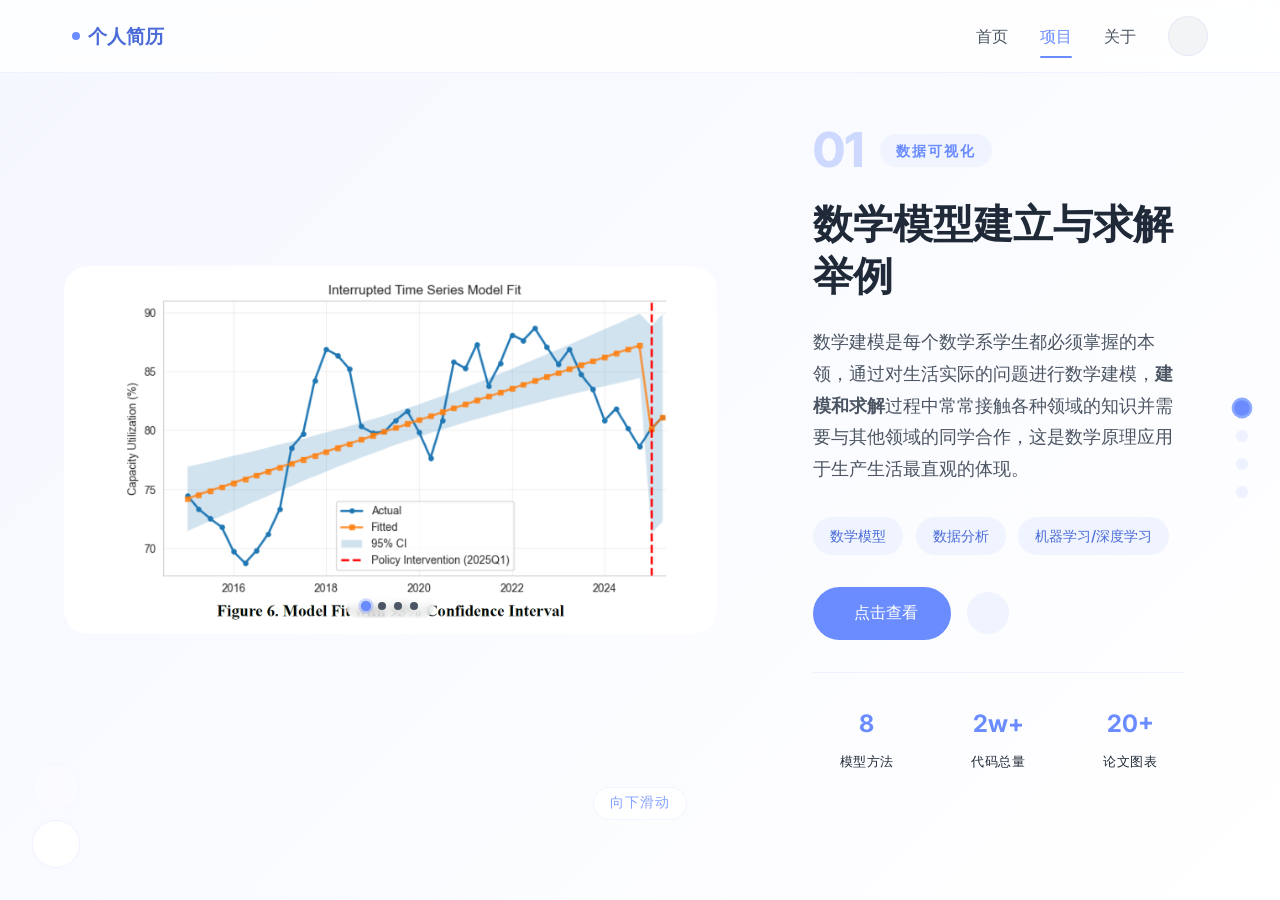
<file: projects.html>
<!doctype html>
<html lang="zh-CN">
  <head>
    <meta charset="UTF-8" />
    <meta
      name="viewport"
      content="width=device-width, initial-scale=1.0, viewport-fit=cover"
    />
    <title>项目简介 - Eric SHEN</title>
    <link
      rel="icon"
      type="image/png"
      sizes="32x32"
      href="images/efficientim.png"
    />
    <!-- 字体 & 图标库 -->
    <link rel="preconnect" href="https://fonts.googleapis.com" />
    <link rel="preconnect" href="https://fonts.gstatic.com" crossorigin />
    <link
      href="https://fonts.googleapis.com/css2?family=Inter:opsz,wght@14..32,300..700&display=swap"
      rel="stylesheet"
    />
    <link
      href="https://fonts.googleapis.com/css2?family=Noto+Sans+SC:wght@300;400;500;700;900&display=swap"
      rel="stylesheet"
    />
    <!-- CSS文件 -->
    <link rel="stylesheet" href="css/style.css" />
    <link rel="stylesheet" href="css/pages/projects/style.css" />
  </head>
  <body>
    <!-- 导航栏 -->
    <nav class="navbar">
      <div class="nav-container">
        <div class="logo">
          <span class="dot"></span>
          <span>个人简历</span>
        </div>
        <div class="nav-right">
          <div class="nav-links">
            <a href="index.html">首页</a>
            <a href="projects.html" class="active">项目</a>
            <!-- <a href="contact.html">联系</a> -->
            <a href="about.html">关于</a>
          </div>
          <button
            class="theme-toggle"
            id="themeToggle"
            aria-label="切换夜间/日间模式"
          >
            <i class="fas fa-moon"></i>
            <i class="fas fa-sun"></i>
          </button>
        </div>
      </div>
    </nav>

    <!-- 项目展示 - 全屏吸附滚动 -->
    <main class="projects-container">
      <!-- 项目进度指示器 -->
      <div class="project-progress">
        <div class="progress-dot active" data-index="0"></div>
        <div class="progress-dot" data-index="1"></div>
        <div class="progress-dot" data-index="2"></div>
        <div class="progress-dot" data-index="3"></div>
      </div>

      <!-- 项目导航箭头 -->
      <div class="project-nav">
        <div class="nav-arrow up" id="navUp">
          <i class="fas fa-chevron-up"></i>
        </div>
        <div class="nav-arrow down" id="navDown">
          <i class="fas fa-chevron-down"></i>
        </div>
      </div>

      <!-- 项目 1 · 数学建模：左图右文 -->
      <section class="project-section" id="project2" data-index="0">
        <div class="project-content">
          <div class="project-media">
            <div class="media-container carousel">
              <!-- 轮播图片列表 -->
              <div class="carousel-track" id="carousel2">
                <div class="carousel-slide">
                  <img
                    src="images/project2/pj2_4.png"
                    alt="建模论文1"
                    class="model1"
                  />
                </div>
                <div class="carousel-slide">
                  <img
                    src="images/project2/pj2_3.png"
                    alt="建模论文2"
                    class="model2"
                  />
                </div>
                <div class="carousel-slide">
                  <img
                    src="images/project2/pj2_2.png"
                    alt="建模论文3"
                    class="model3"
                  />
                </div>
                <div class="carousel-slide">
                  <img
                    src="images/project2/pj2_1.png"
                    alt="建模论文4"
                    class="model4"
                  />
                </div>
              </div>
              <!-- 轮播指示点 -->
              <div class="carousel-dots" data-carousel="carousel2">
                <span class="dot active" data-index="0"></span>
                <span class="dot" data-index="1"></span>
                <span class="dot" data-index="2"></span>
                <span class="dot" data-index="3"></span>
              </div>
            </div>
          </div>
          <div class="project-details">
            <div class="detail-header">
              <span class="project-number">01</span>
              <span class="project-category">数据可视化</span>
            </div>
            <h2 class="project-title">数学模型建立与求解举例</h2>
            <div class="project-description">
              <p>
                数学建模是每个数学系学生都必须掌握的本领，通过对生活实际的问题进行数学建模，<strong>建模和求解</strong>过程中常常接触各种领域的知识并需要与其他领域的同学合作，这是数学原理应用于生产生活最直观的体现。
              </p>
            </div>
            <div class="project-tags">
              <span class="tag">数学模型</span>
              <span class="tag">数据分析</span>
              <span class="tag">机器学习/深度学习</span>
            </div>
            <div class="project-links">
              <!-- <a href="#" class="btn-primary" target="_blank">
                <i class="fas fa-eye"></i> 点击查看
              </a> -->
              <a href="pages/projects/project2.html" class="btn-primary">
                <i class="fas fa-eye"></i> 点击查看
              </a>
              <!-- <a href="#" class="btn-secondary" target="_blank">
                <i class="fab fa-github"></i> 开源代码
              </a> -->
              <a
                href="javascript:void(0);"
                class="btn-icon copy-url-btn"
                onclick="copyCurrentUrl(this)"
              >
                <i class="fas fa-external-link-alt"></i>
                <span class="copy-tooltip">已成功复制网址</span>
              </a>
            </div>
            <div class="project-metrics">
              <div class="metric-item">
                <span class="metric-value">8</span>
                <span class="metric-label">模型方法</span>
              </div>
              <div class="metric-item">
                <span class="metric-value">2w+</span>
                <span class="metric-label">代码总量</span>
              </div>
              <div class="metric-item">
                <span class="metric-value">20+</span>
                <span class="metric-label">论文图表</span>
              </div>
            </div>
          </div>
        </div>

        <!-- 下滑指引 -->
        <div class="scroll-indicator">
          <span class="scroll-text">向下滑动</span>
          <div class="scroll-arrow">
            <i class="fas fa-chevron-down"></i>
            <i class="fas fa-chevron-down second"></i>
          </div>
        </div>
      </section>

      <!-- 项目 2 · 语义通信：左文右图（reverse） -->
      <section class="project-section" id="project1" data-index="1">
        <div class="project-content reverse">
          <div class="project-media">
            <div class="media-container carousel">
              <!-- 轮播图片列表 -->
              <div class="carousel-track" id="carousel1">
                <div class="carousel-slide">
                  <img
                    src="images/project1/pj_1_1.png"
                    alt="灵枢卫航登录界面"
                    class="project-image"
                  />
                </div>
                <div class="carousel-slide">
                  <img
                    src="images/project1/pj_1_2.png"
                    alt="灵枢卫航用户界面"
                    class="project-image"
                  />
                </div>
                <div class="carousel-slide">
                  <img
                    src="images/project1/pj_1_3.png"
                    alt="灵枢卫航管理界面"
                    class="project-image"
                  />
                </div>
                <div class="carousel-slide">
                  <img
                    src="images/project1/pj_1_4.png"
                    alt="灵枢卫航无人机界面"
                    class="project-image"
                  />
                </div>
              </div>

              <!-- 轮播指示点 -->
              <div class="carousel-dots" data-carousel="carousel1">
                <span class="dot active" data-index="0"></span>
                <span class="dot" data-index="1"></span>
                <span class="dot" data-index="2"></span>
                <span class="dot" data-index="3"></span>
              </div>
            </div>
          </div>
          <div class="project-details">
            <div class="detail-header">
              <span class="project-number">02</span>
              <span class="project-category">系统设计</span>
            </div>
            <h2 class="project-title">语义通信与安全识别系统</h2>
            <div class="project-description">
              <p>
                面向无人机低空物流的语义安全通信系统设计及昇腾AI硬件实现，通过构建语义信息提取、安全传输与边缘智能加速推理的协同优化，在通信物理层与语义层间建立低时延的可靠联合编码方案，突破通信高延迟与数据安全瓶颈。
              </p>
            </div>
            <div class="project-tags">
              <span class="tag">无人机物流</span>
              <span class="tag">语义通信</span>
              <span class="tag">AI边缘计算</span>
            </div>
            <div class="project-links">
              <!-- <a href="#" class="btn-primary" target="_blank">
                <i class="fas fa-eye"></i> 点击查看
              </a>
               -->
              <a href="pages/projects/project1.html" class="btn-primary">
                <i class="fas fa-eye"></i> 点击查看
              </a>
              <a href="" class="btn-secondary">
                <i class="fab fa-github"></i> 开源代码
              </a>
              <a
                href="javascript:void(0);"
                class="btn-icon copy-url-btn"
                onclick="copyCurrentUrl(this)"
              >
                <i class="fas fa-external-link-alt"></i>
                <span class="copy-tooltip">已成功复制网址</span>
              </a>
            </div>
            <div class="project-metrics">
              <div class="metric-item">
                <span class="metric-value">1</span>
                <span class="metric-label">软件著作</span>
              </div>
              <div class="metric-item">
                <span class="metric-value">12+</span>
                <span class="metric-label">组件数量</span>
              </div>
              <div class="metric-item">
                <span class="metric-value">3</span>
                <span class="metric-label">系统身份</span>
              </div>
            </div>
          </div>
        </div>

        <!-- 下滑指引 -->
        <div class="scroll-indicator">
          <span class="scroll-text">向下滑动</span>
          <div class="scroll-arrow">
            <i class="fas fa-chevron-down"></i>
            <i class="fas fa-chevron-down second"></i>
          </div>
        </div>
      </section>

      <!-- 项目3 -->
      <section class="project-section" id="project3" data-index="2">
        <div class="project-content">
          <div class="project-media">
            <div class="media-container carousel">
              <!-- 轮播图片列表 -->
              <div class="carousel-track" id="carousel3">
                <div class="carousel-slide">
                  <img
                    src="images/project3/pj3_1.png"
                    alt="学案1"
                    class="project-image"
                  />
                </div>
                <div class="carousel-slide">
                  <img
                    src="images/project3/pj3_2.png"
                    alt="学案2"
                    class="project-image"
                  />
                </div>
              </div>

              <!-- 轮播指示点 -->
              <div class="carousel-dots" data-carousel="carousel3">
                <span class="dot active" data-index="0"></span>
                <span class="dot" data-index="1"></span>
              </div>
            </div>
          </div>
          <div class="project-details">
            <div class="detail-header">
              <span class="project-number">03</span>
              <span class="project-category">开源平台</span>
            </div>
            <h2 class="project-title">自建数学学历案平台</h2>
            <div class="project-description">
              <p>
                就数学教材而言，“好”教材有以下共同的特征：一是内容格式的统一性与简洁性，二是排版的舒适性与合理性，三是数学语言细节的处理，四是学习的顺序性与逻辑性，五是术语和表述的正确与准确。
              </p>
            </div>
            <div class="project-tags">
              <span class="tag">数学</span>
              <span class="tag">学历案</span>
              <span class="tag">学习指导讲义</span>
              <span class="tag">在线网站</span>
            </div>
            <div class="project-links">
              <a href="pages/projects/project3.html" class="btn-primary">
                <i class="fas fa-eye"></i> 在线浏览
              </a>
              <a
                href="javascript:void(0);"
                class="btn-icon copy-url-btn"
                onclick="copyCurrentUrl(this)"
              >
                <i class="fas fa-external-link-alt"></i>
                <span class="copy-tooltip">已成功复制网址</span>
              </a>
            </div>
            <div class="project-metrics">
              <div class="metric-item">
                <span class="metric-value">46</span>
                <span class="metric-label">章节全覆盖</span>
              </div>
              <div class="metric-item">
                <span class="metric-value">500+</span>
                <span class="metric-label">全部页数</span>
              </div>
              <div class="metric-item">
                <span class="metric-value">100,000+</span>
                <span class="metric-label">总字数</span>
              </div>
            </div>
          </div>
        </div>

        <!-- 下滑指引 -->
        <div class="scroll-indicator">
          <span class="scroll-text">向下滑动</span>
          <div class="scroll-arrow">
            <i class="fas fa-chevron-down"></i>
            <i class="fas fa-chevron-down second"></i>
          </div>
        </div>
      </section>

      <!-- 个人信息与版权 -->
      <section class="project-section" id="project4" data-index="3">
        <div class="project-content profile-content">
          <!-- 左侧：个人信息 -->
          <div class="profile-showcase">
            <div class="profile-avatar">
              <img
                src="images/eric_ava.jpg"
                alt="Eric SHEN"
                class="avatar-image"
              />
              <div class="avatar-glow"></div>
            </div>
            <div class="profile-info">
              <h2 class="profile-name">沈 义 翔</h2>
              <p class="profile-bio">暨南大学 数学系</p>
              <div class="profile-contact-info">
                <div class="profile-contact-item">
                  <i class="fas fa-envelope"></i>
                  <span>binggan_233=at=outlook.com</span>
                </div>
                <div class="profile-contact-item">
                  <i class="fas fa-map-pin"></i>
                  <span>南京 · 江苏 · 中国</span>
                </div>
                <div class="profile-contact-item">
                  <i class="fas fa-globe"></i>
                  <span>ericshen05.github.io</span>
                </div>
              </div>
              <div class="profile-download">
                <div class="download-buttons">
                  <a
                    href="assets/documents/2026沈义翔_暨南大学_研招自荐简历_中文_YixiangShen_JNU_master_recCV_CN.pdf"
                    class="download-btn"
                    target="_blank"
                    download
                  >
                    <i class="fas fa-download"></i> 中文简历
                  </a>
                  <a
                    href="assets/documents/2026YixiangShen_JNU_master_recCV_ENG_沈义翔_暨南大学_研招自荐简历_英文.pdf"
                    class="download-btn"
                    target="_blank"
                    download
                  >
                    <i class="fas fa-download"></i> Eng. Resume
                  </a>
                </div>
              </div>
            </div>
          </div>

          <!-- 右侧：版权和联系信息 -->
          <div class="copyright-showcase">
            <div class="copyright-card">
              <h3 class="copyright-title">
                <i class="far fa-copyright"></i>
                版权信息
              </h3>
              <div class="copyright-content">
                <p class="copyright-text">2026 Eric SHEN · Luoyuu Island</p>
                <p class="copyright-desc">
                  All rights reserved.<br />
                  本站所有内容未经许可，禁止修改转载或商业使用。
                </p>
                <div class="copyright-detail">
                  <div class="copyright-item">
                    <i class="fas fa-code"></i>
                    <span>v1.2</span>
                  </div>
                  <div class="copyright-item">
                    <i class="fas fa-calendar-alt"></i>
                    <span>2026.05</span>
                  </div>
                  <div class="copyright-item">
                    <i class="fa-solid fa-user-group"></i>
                    <span>洛屿Luoyuu Island</span>
                  </div>
                </div>
              </div>
            </div>

            <div class="license-card">
              <h3 class="license-title">
                <i class="fas fa-shield-alt"></i>
                使用许可
              </h3>
              <div class="license-content">
                <p class="license-text">
                  本作品采用
                  <a
                    href="https://creativecommons.org/licenses/by-nc-nd/4.0/deed.zh-hans"
                    class="license-link"
                    target="_blank"
                    >CC BY-NC-ND 4.0</a
                  >
                  许可
                </p>
                <div class="license-icons">
                  <span class="license-icon" title="署名">BY</span>
                  <span class="license-icon" title="非商业性使用">NC</span>
                  <span class="license-icon" title="禁止演绎">ND</span>
                </div>
                <p class="license-desc">不得用于商业目的、转载时不得修改。</p>
              </div>
            </div>
          </div>
        </div>

        <!-- 回到顶部 -->
        <div class="scroll-indicator top">
          <span class="scroll-text">回到顶部</span>
          <div class="scroll-arrow">
            <i class="fas fa-chevron-up"></i>
            <i class="fas fa-chevron-up second"></i>
          </div>
        </div>
      </section>
    </main>

    <!-- JavaScript 文件 -->
    <script src="js/pages/main.js"></script>
    <script src="js/pages/projects/projects.js"></script>
    <script src="js/pages/projects/tips.js"></script>
  </body>
</html>
</file>
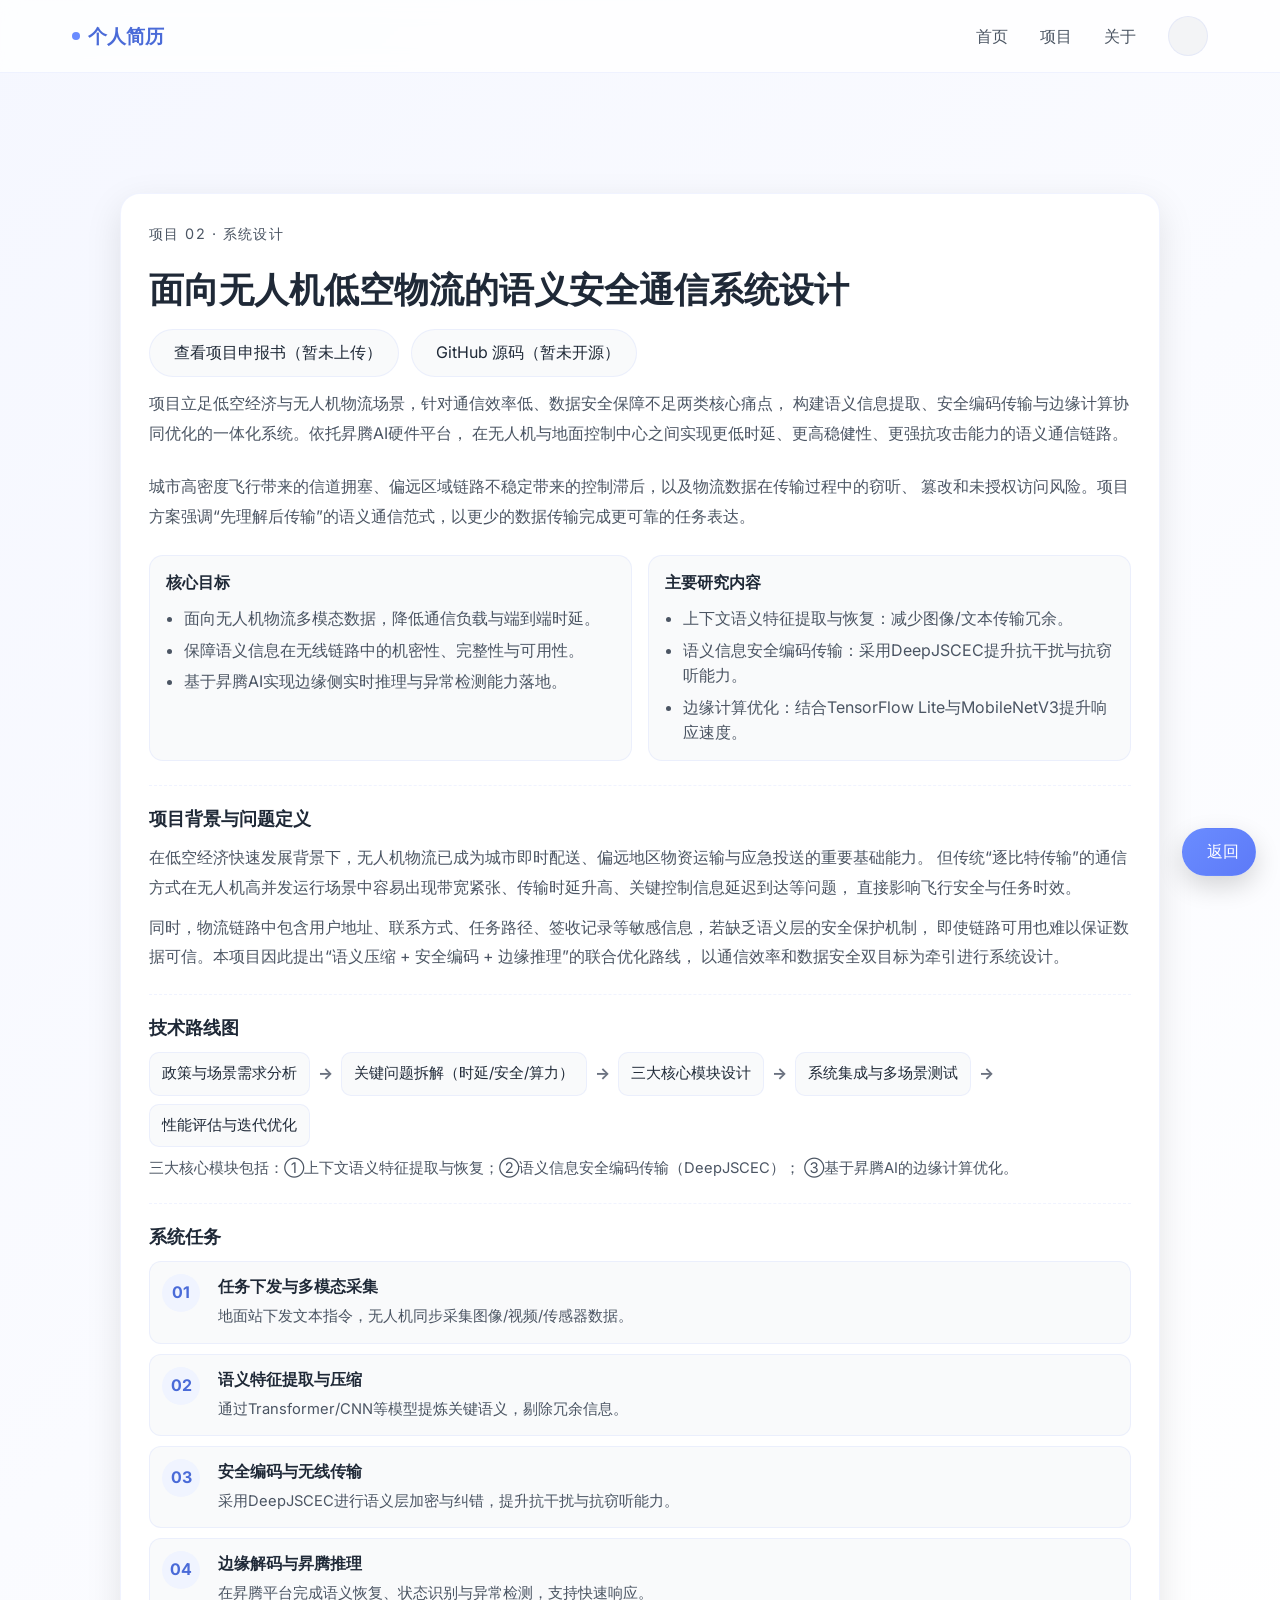
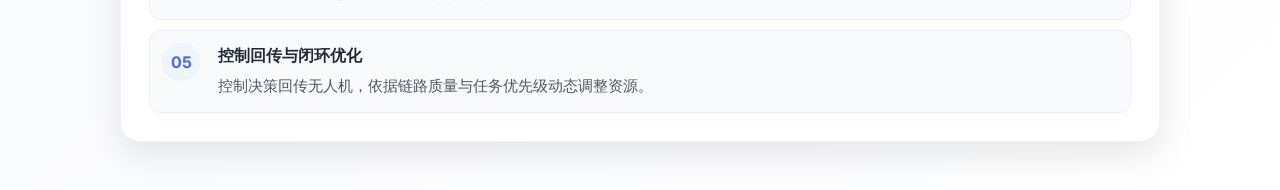
<file: pages/projects/project1.html>
<!doctype html>
<html lang="zh-CN">
  <head>
    <meta charset="UTF-8" />
    <meta
      name="viewport"
      content="width=device-width, initial-scale=1.0, viewport-fit=cover"
    />
    <title>项目详情 - 语义通信与安全识别系统</title>
    <link
      rel="icon"
      type="image/png"
      sizes="32x32"
      href="../../images/efficientim.png"
    />
    <link rel="preconnect" href="https://fonts.googleapis.com" />
    <link rel="preconnect" href="https://fonts.gstatic.com" crossorigin />
    <link
      href="https://fonts.googleapis.com/css2?family=Inter:opsz,wght@14..32,300..700&display=swap"
      rel="stylesheet"
    />
    <link
      href="https://fonts.googleapis.com/css2?family=Noto+Sans+SC:wght@300;400;500;700;900&display=swap"
      rel="stylesheet"
    />
    <link rel="stylesheet" href="../../css/style.css" />
    <link rel="stylesheet" href="../../css/pages/projects/detail/style.css" />
  </head>
  <body>
    <nav class="navbar">
      <div class="nav-container">
        <div class="logo">
          <span class="dot"></span>
          <span>个人简历</span>
        </div>
        <div class="nav-right">
          <div class="nav-links">
            <a href="../../index.html">首页</a>
            <a href="../../projects.html" class="active">项目</a>
            <a href="../../about.html">关于</a>
          </div>
          <button
            class="theme-toggle"
            id="themeToggle"
            aria-label="切换夜间/日间模式"
          >
            <i class="fas fa-moon"></i>
            <i class="fas fa-sun"></i>
          </button>
        </div>
      </div>
    </nav>

    <main class="project-detail-main">
      <article class="detail-card">
        <div class="detail-header">
          <span class="detail-index">项目 02 · 系统设计</span>
        </div>
        <h1 class="detail-title">面向无人机低空物流的语义安全通信系统设计</h1>
        <div class="detail-top-actions">
          <a
            href=""
            class="detail-btn"
            target="_blank"
            rel="noopener noreferrer"
            ><i class="fas fa-file-word"></i> 查看项目申报书（暂未上传）</a
          >
          <a
            href=""
            class="detail-btn"
            target="_blank"
            rel="noopener noreferrer"
            ><i class="fab fa-github"></i> GitHub 源码（暂未开源）</a
          >
        </div>
        <p class="detail-intro">
          项目立足低空经济与无人机物流场景，针对通信效率低、数据安全保障不足两类核心痛点，
          构建语义信息提取、安全编码传输与边缘计算协同优化的一体化系统。依托昇腾AI硬件平台，
          在无人机与地面控制中心之间实现更低时延、更高稳健性、更强抗攻击能力的语义通信链路。
        </p>
        <p class="detail-intro">
          城市高密度飞行带来的信道拥塞、偏远区域链路不稳定带来的控制滞后，以及物流数据在传输过程中的窃听、
          篡改和未授权访问风险。项目方案强调“先理解后传输”的语义通信范式，以更少的数据传输完成更可靠的任务表达。
        </p>

        <div class="detail-grid">
          <section class="detail-block">
            <h3>核心目标</h3>
            <ul>
              <li>面向无人机物流多模态数据，降低通信负载与端到端时延。</li>
              <li>保障语义信息在无线链路中的机密性、完整性与可用性。</li>
              <li>基于昇腾AI实现边缘侧实时推理与异常检测能力落地。</li>
            </ul>
          </section>
          <section class="detail-block">
            <h3>主要研究内容</h3>
            <ul>
              <li>上下文语义特征提取与恢复：减少图像/文本传输冗余。</li>
              <li>
                语义信息安全编码传输：采用DeepJSCEC提升抗干扰与抗窃听能力。
              </li>
              <li>
                边缘计算优化：结合TensorFlow Lite与MobileNetV3提升响应速度。
              </li>
            </ul>
          </section>
        </div>

        <section class="detail-section">
          <h2>项目背景与问题定义</h2>
          <p>
            在低空经济快速发展背景下，无人机物流已成为城市即时配送、偏远地区物资运输与应急投送的重要基础能力。
            但传统“逐比特传输”的通信方式在无人机高并发运行场景中容易出现带宽紧张、传输时延升高、关键控制信息延迟到达等问题，
            直接影响飞行安全与任务时效。
          </p>
          <p>
            同时，物流链路中包含用户地址、联系方式、任务路径、签收记录等敏感信息，若缺乏语义层的安全保护机制，
            即使链路可用也难以保证数据可信。本项目因此提出“语义压缩 + 安全编码 +
            边缘推理”的联合优化路线，
            以通信效率和数据安全双目标为牵引进行系统设计。
          </p>
        </section>

        <section class="detail-section">
          <h2>技术路线图</h2>
          <div class="diagram-grid">
            <div class="diagram-node">政策与场景需求分析</div>
            <div class="diagram-arrow">→</div>
            <div class="diagram-node">关键问题拆解（时延/安全/算力）</div>
            <div class="diagram-arrow">→</div>
            <div class="diagram-node">三大核心模块设计</div>
            <div class="diagram-arrow">→</div>
            <div class="diagram-node">系统集成与多场景测试</div>
            <div class="diagram-arrow">→</div>
            <div class="diagram-node">性能评估与迭代优化</div>
          </div>
          <div class="diagram-note">
            三大核心模块包括：①上下文语义特征提取与恢复；②语义信息安全编码传输（DeepJSCEC）；
            ③基于昇腾AI的边缘计算优化。
          </div>
        </section>

        <section class="detail-section">
          <h2>系统任务</h2>
          <div class="flow-list">
            <div class="flow-item">
              <span class="flow-step">01</span>
              <div>
                <h4>任务下发与多模态采集</h4>
                <p>地面站下发文本指令，无人机同步采集图像/视频/传感器数据。</p>
              </div>
            </div>
            <div class="flow-item">
              <span class="flow-step">02</span>
              <div>
                <h4>语义特征提取与压缩</h4>
                <p>通过Transformer/CNN等模型提炼关键语义，剔除冗余信息。</p>
              </div>
            </div>
            <div class="flow-item">
              <span class="flow-step">03</span>
              <div>
                <h4>安全编码与无线传输</h4>
                <p>
                  采用DeepJSCEC进行语义层加密与纠错，提升抗干扰与抗窃听能力。
                </p>
              </div>
            </div>
            <div class="flow-item">
              <span class="flow-step">04</span>
              <div>
                <h4>边缘解码与昇腾推理</h4>
                <p>
                  在昇腾平台完成语义恢复、状态识别与异常检测，支持快速响应。
                </p>
              </div>
            </div>
            <div class="flow-item">
              <span class="flow-step">05</span>
              <div>
                <h4>控制回传与闭环优化</h4>
                <p>
                  控制决策回传无人机，依据链路质量与任务优先级动态调整资源。
                </p>
              </div>
            </div>
          </div>
        </section>

        <div class="detail-actions detail-actions-floating">
          <a href="../../projects.html" class="detail-btn primary"
            ><i class="fas fa-arrow-left"></i> 返回</a
          >
        </div>
      </article>
    </main>

    <script src="../../js/pages/main.js"></script>
  </body>
</html>
</file>
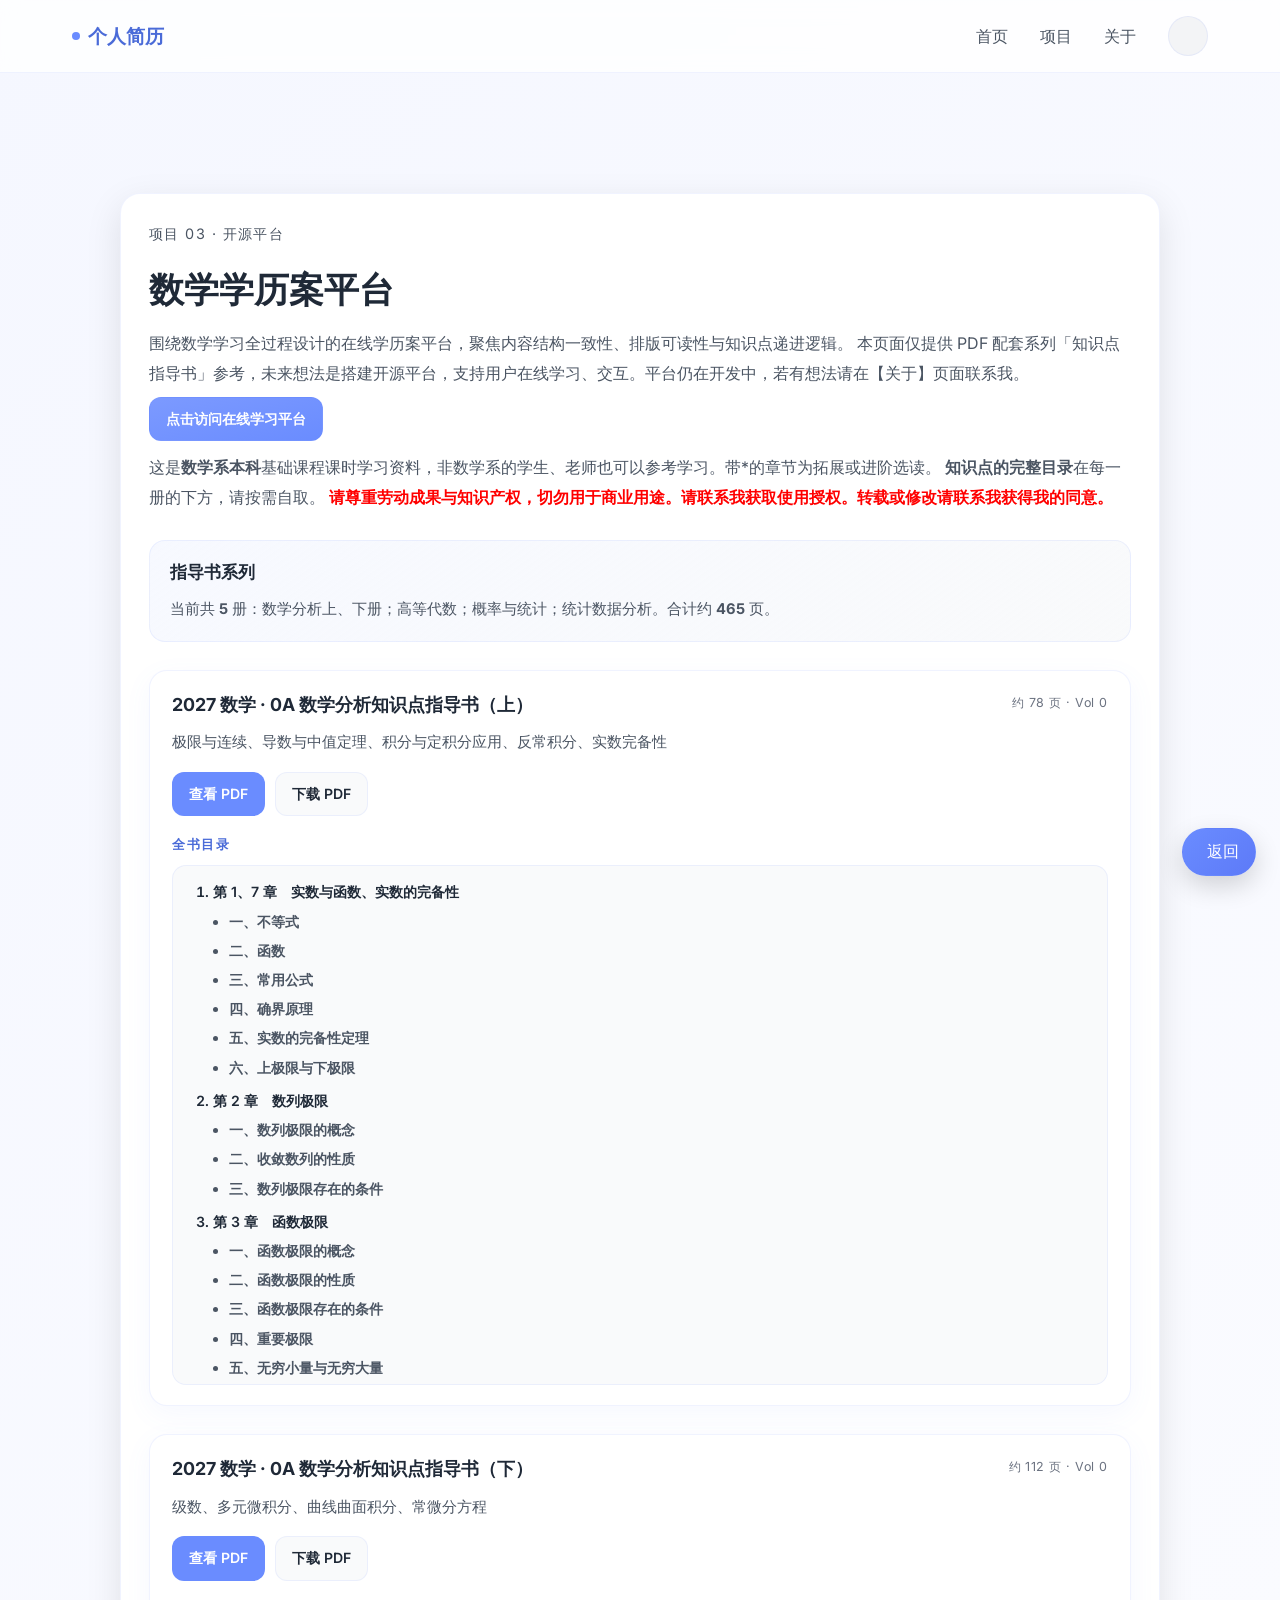
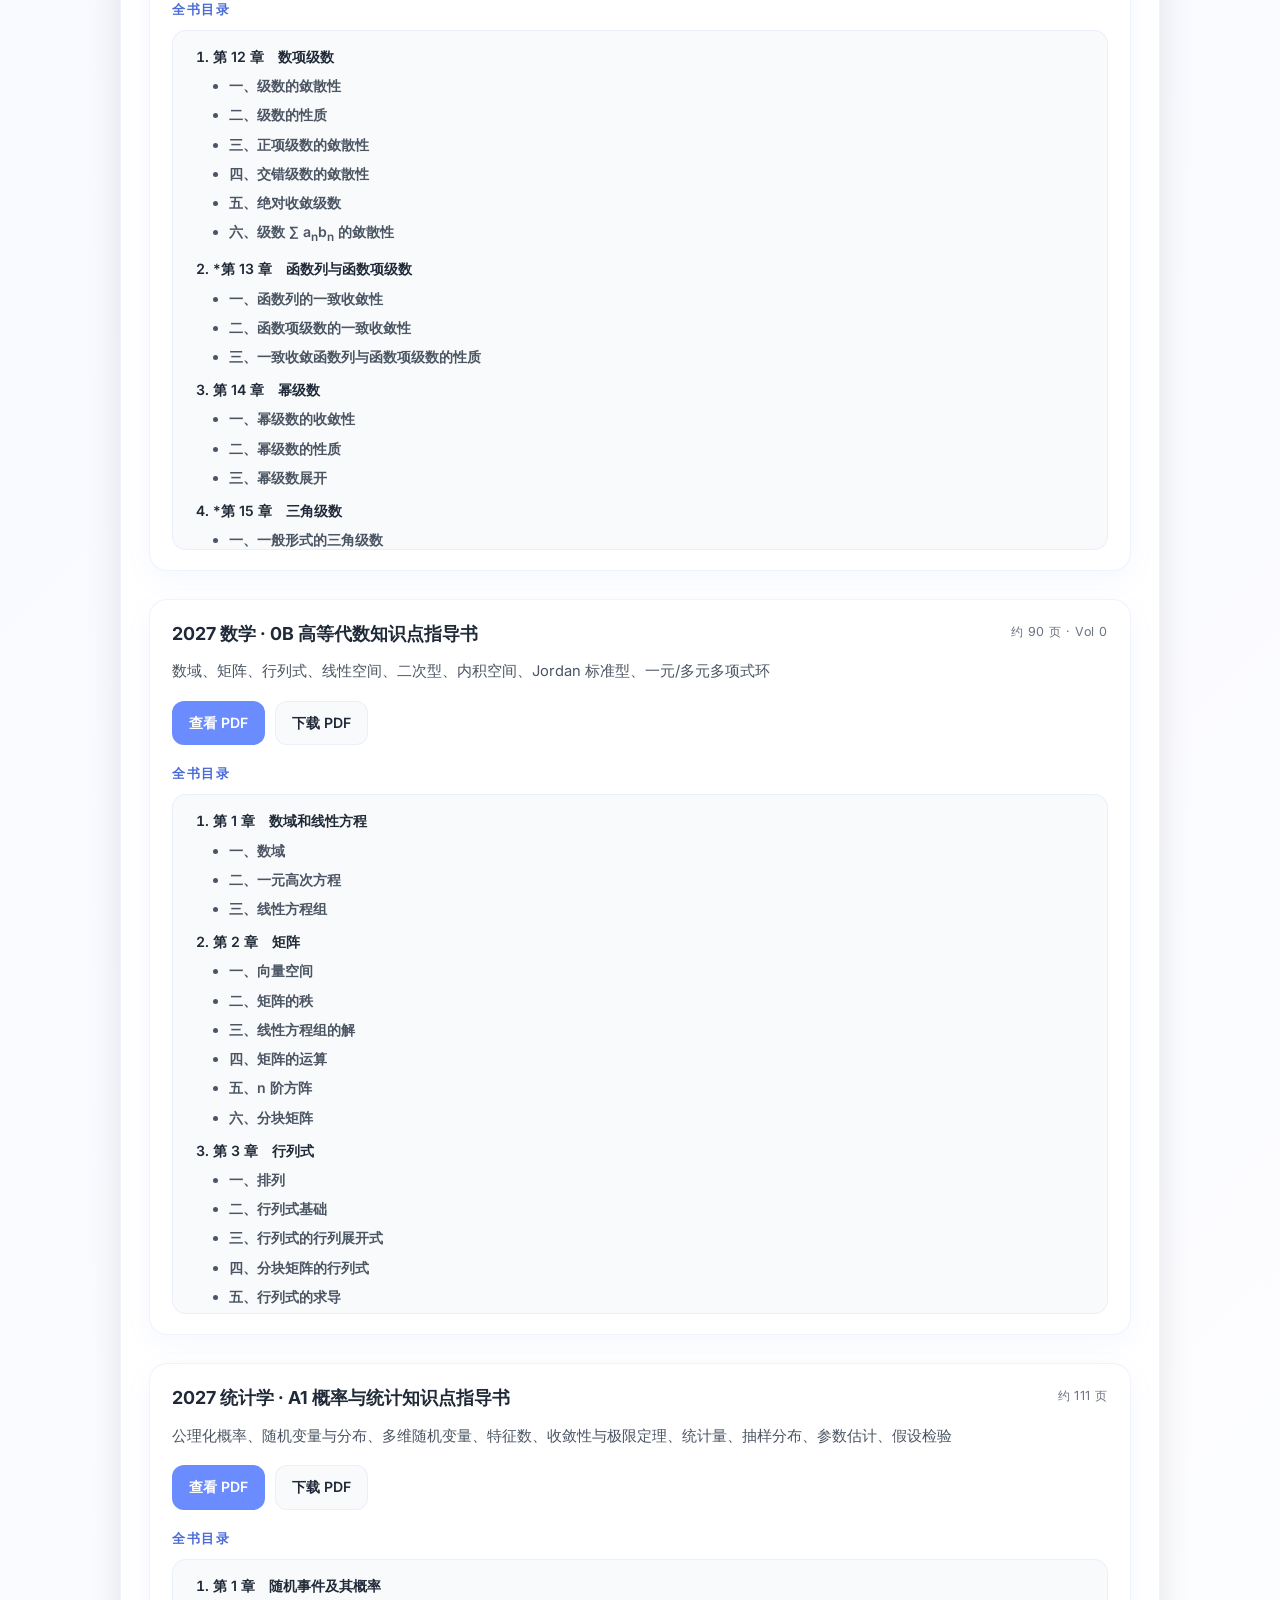
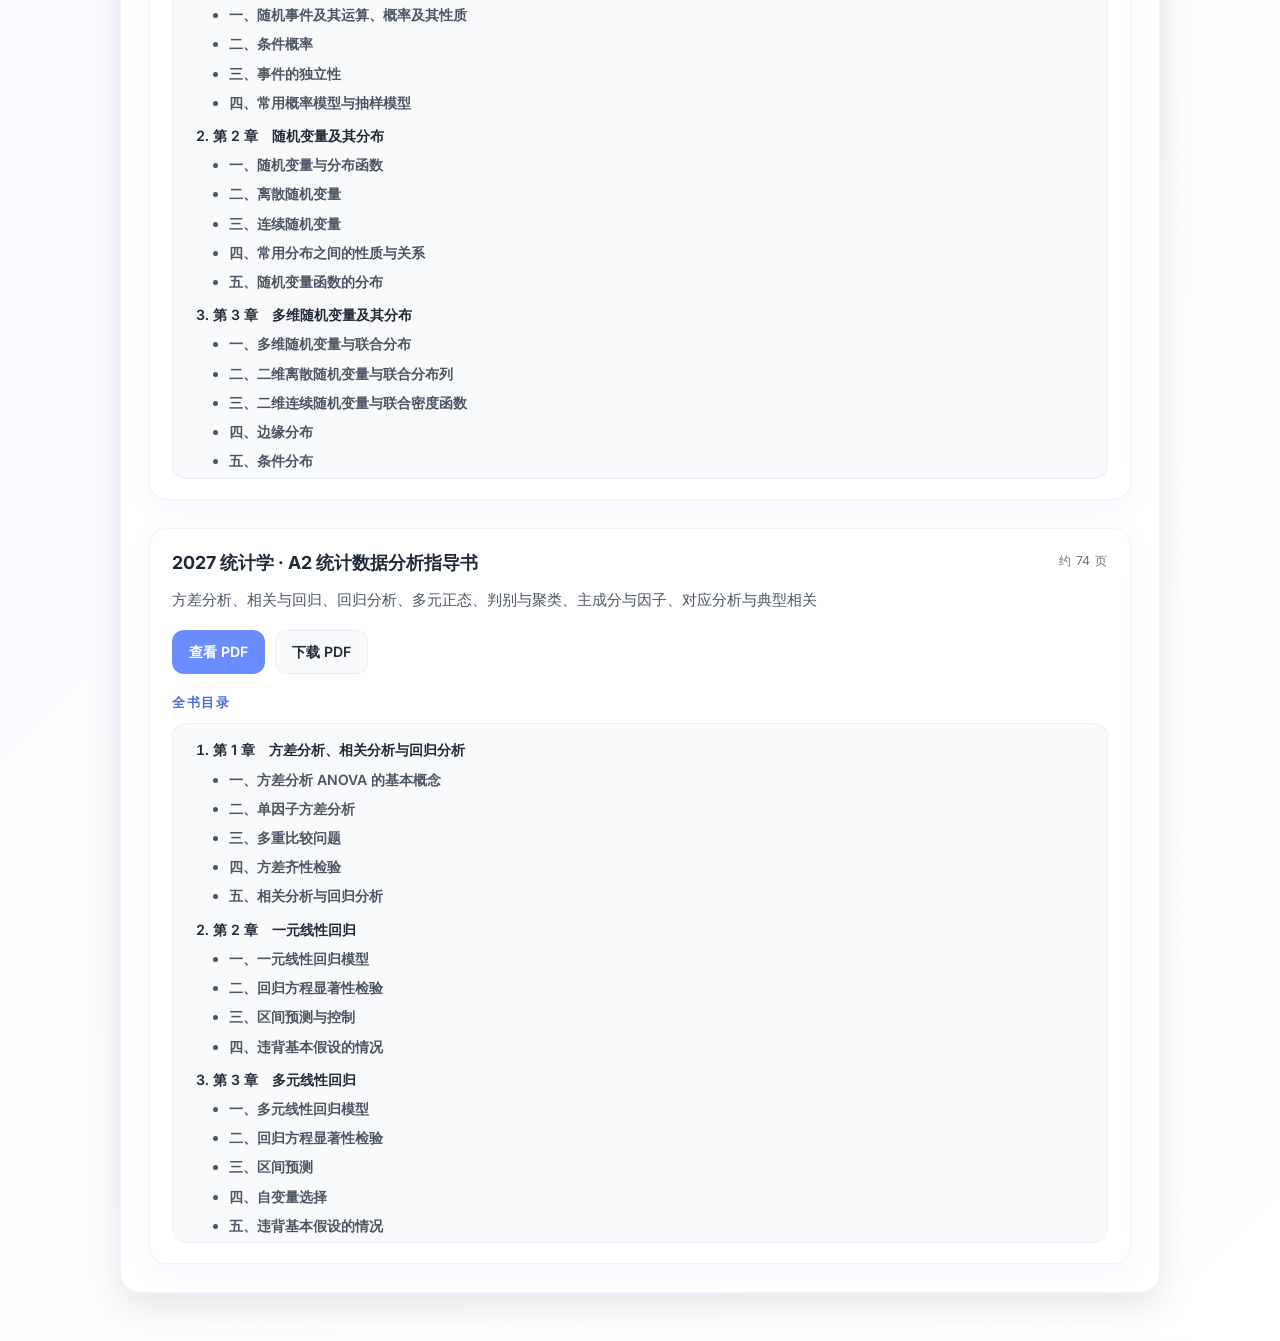
<file: pages/projects/project3.html>
<!doctype html>
<html lang="zh-CN">
  <head>
    <meta charset="UTF-8" />
    <meta
      name="viewport"
      content="width=device-width, initial-scale=1.0, viewport-fit=cover"
    />
    <title>项目详情 - 数学学历案</title>
    <link
      rel="icon"
      type="image/png"
      sizes="32x32"
      href="../../images/efficientim.png"
    />
    <link rel="preconnect" href="https://fonts.googleapis.com" />
    <link rel="preconnect" href="https://fonts.gstatic.com" crossorigin />
    <link
      href="https://fonts.googleapis.com/css2?family=Inter:opsz,wght@14..32,300..700&display=swap"
      rel="stylesheet"
    />
    <link
      href="https://fonts.googleapis.com/css2?family=Noto+Sans+SC:wght@300;400;500;700;900&display=swap"
      rel="stylesheet"
    />
    <link rel="stylesheet" href="../../css/style.css" />
    <link rel="stylesheet" href="../../css/pages/projects/detail/style.css" />
    <link rel="stylesheet" href="../../css/pages/projects/project3.css" />
  </head>
  <body>
    <nav class="navbar">
      <div class="nav-container">
        <div class="logo">
          <span class="dot"></span>
          <span>个人简历</span>
        </div>
        <div class="nav-right">
          <div class="nav-links">
            <a href="../../index.html">首页</a>
            <a href="../../projects.html" class="active">项目</a>
            <a href="../../about.html">关于</a>
          </div>
          <button
            class="theme-toggle"
            id="themeToggle"
            aria-label="切换夜间/日间模式"
          >
            <i class="fas fa-moon"></i>
            <i class="fas fa-sun"></i>
          </button>
        </div>
      </div>
    </nav>

    <main class="project-detail-main">
      <article class="detail-card">
        <div class="detail-header">
          <span class="detail-index">项目 03 · 开源平台</span>
        </div>
        <h1 class="detail-title">数学学历案平台</h1>
        <div class="p3-hero">
          <p class="detail-intro">
            围绕数学学习全过程设计的在线学历案平台，聚焦内容结构一致性、排版可读性与知识点递进逻辑。
            本页面仅提供 PDF
            配套系列「知识点指导书」参考，未来想法是搭建开源平台，支持用户在线学习、交互。平台仍在开发中，若有想法请在【关于】页面联系我。
          </p>
          <div class="p3-platform-wrap">
            <a
              class="p3-btn p3-btn-platform"
              id="p3PlatformLink"
              href=""
              rel="noopener noreferrer"
              >点击访问在线学习平台</a
            >
            <p
              class="p3-platform-notice"
              id="p3PlatformNotice"
              hidden
              aria-live="polite"
            ></p>
          </div>
          <p class="detail-intro">
            这是<strong>数学系本科</strong>基础课程课时学习资料，非数学系的学生、老师也可以参考学习。带*的章节为拓展或进阶选读。
            <strong>知识点的完整目录</strong>在每一册的下方，请按需自取。
            <strong style="color: red"
              >请尊重劳动成果与知识产权，切勿用于商业用途。请联系我获取使用授权。转载或修改请联系我获得我的同意。</strong
            >
          </p>
        </div>

        <section class="p3-doc-bundle" aria-labelledby="p3-bundle-title">
          <h2 id="p3-bundle-title">指导书系列</h2>
          <p>
            当前共
            <strong>5</strong>
            册：数学分析上、下册；高等代数；概率与统计；统计数据分析。合计约
            <strong>465</strong> 页。
          </p>
        </section>

        <div class="p3-docs">
          <!-- 0A 上 -->
          <article class="p3-doc" id="doc-ma-up">
            <div class="p3-doc-head">
              <h2>2027 数学 · 0A 数学分析知识点指导书（上）</h2>
              <span class="p3-doc-meta">约 78 页 · Vol 0</span>
            </div>
            <p class="p3-doc-intro">
              极限与连续、导数与中值定理、积分与定积分应用、反常积分、实数完备性
            </p>
            <div class="p3-doc-actions">
              <a
                class="p3-btn p3-btn-primary"
                href="../../assets/documents/guidebook/2027数学-0A-数学分析知识点指导书（上）.pdf"
                target="_blank"
                rel="noopener noreferrer"
                >查看 PDF</a
              >
              <a
                class="p3-btn p3-btn-ghost"
                href="../../assets/documents/guidebook/2027数学-0A-数学分析知识点指导书（上）.pdf"
                download
                >下载 PDF</a
              >
            </div>
            <h3 class="p3-toc-title">全书目录</h3>
            <nav class="p3-toc" aria-label="数学分析（上）目录">
              <ol>
                <li class="p3-chapter">
                  第 1、7 章　实数与函数、实数的完备性
                  <ol>
                    <li>一、不等式</li>
                    <li>二、函数</li>
                    <li>三、常用公式</li>
                    <li>四、确界原理</li>
                    <li>五、实数的完备性定理</li>
                    <li>六、上极限与下极限</li>
                  </ol>
                </li>
                <li class="p3-chapter">
                  第 2 章　数列极限
                  <ol>
                    <li>一、数列极限的概念</li>
                    <li>二、收敛数列的性质</li>
                    <li>三、数列极限存在的条件</li>
                  </ol>
                </li>
                <li class="p3-chapter">
                  第 3 章　函数极限
                  <ol>
                    <li>一、函数极限的概念</li>
                    <li>二、函数极限的性质</li>
                    <li>三、函数极限存在的条件</li>
                    <li>四、重要极限</li>
                    <li>五、无穷小量与无穷大量</li>
                  </ol>
                </li>
                <li class="p3-chapter">
                  第 4 章　函数的连续性
                  <ol>
                    <li>一、函数连续性的概念</li>
                    <li>二、连续函数的性质</li>
                    <li>三、初等函数的连续性</li>
                  </ol>
                </li>
                <li class="p3-chapter">
                  第 5 章　导数和微分
                  <ol>
                    <li>一、导数与导函数</li>
                    <li>二、极值</li>
                    <li>三、求导法则</li>
                    <li>四、微分</li>
                  </ol>
                </li>
                <li class="p3-chapter">
                  第 6 章　微分中值定理及其应用
                  <ol>
                    <li>一、Rolle 定理</li>
                    <li>二、Lagrange 定理</li>
                    <li>三、Cauchy 定理</li>
                    <li>四、单调函数</li>
                    <li>五、L’Hospital 法则</li>
                    <li>六、不定式极限</li>
                    <li>七、Taylor 定理</li>
                    <li>八、最值</li>
                    <li>九、函数的凹凸性</li>
                    <li>十、拐点</li>
                  </ol>
                </li>
                <li class="p3-chapter">
                  第 8 章　不定积分
                  <ol>
                    <li>一、不定积分的概念</li>
                    <li>二、换元积分法求不定积分</li>
                    <li>三、分部积分法求不定积分</li>
                    <li>四、有理函数求不定积分</li>
                    <li>五、三角函数有理化求不定积分</li>
                    <li>六、无理根式求不定积分</li>
                  </ol>
                </li>
                <li class="p3-chapter">
                  第 9 章　定积分
                  <ol>
                    <li>一、定积分的概念</li>
                    <li>二、微积分基本公式</li>
                    <li>三、可积的必要条件</li>
                    <li>四、可积的充要条件</li>
                    <li>五、可积的充分条件</li>
                    <li>六、定积分的基本性质</li>
                    <li>七、变限积分</li>
                    <li>八、积分中值定理</li>
                    <li>九、微积分基本定理</li>
                    <li>十、换元积分法和分部积分法求定积分</li>
                  </ol>
                </li>
                <li class="p3-chapter">
                  第 10 章　定积分的应用
                  <ol>
                    <li>一、平面曲线</li>
                    <li>二、面积</li>
                    <li>三、体积</li>
                    <li>四、定积分在经济学中的应用</li>
                  </ol>
                </li>
                <li class="p3-chapter">
                  第 11 章　反常积分
                  <ol>
                    <li>一、无穷反常积分</li>
                    <li>二、无穷反常积分的性质</li>
                    <li>三、无穷反常积分的敛散判别</li>
                    <li>四、无界反常积分</li>
                    <li>五、无界反常积分的性质</li>
                    <li>六、无界反常积分的敛散判别</li>
                  </ol>
                </li>
              </ol>
            </nav>
          </article>

          <!-- 0A 下 -->
          <article class="p3-doc" id="doc-ma-down">
            <div class="p3-doc-head">
              <h2>2027 数学 · 0A 数学分析知识点指导书（下）</h2>
              <span class="p3-doc-meta">约 112 页 · Vol 0</span>
            </div>
            <p class="p3-doc-intro">
              级数、多元微积分、曲线曲面积分、常微分方程
            </p>
            <div class="p3-doc-actions">
              <a
                class="p3-btn p3-btn-primary"
                href="../../assets/documents/guidebook/2027数学-0A-数学分析知识点指导书（下）.pdf"
                target="_blank"
                rel="noopener noreferrer"
                >查看 PDF</a
              >
              <a
                class="p3-btn p3-btn-ghost"
                href="../../assets/documents/guidebook/2027数学-0A-数学分析知识点指导书（下）.pdf"
                download
                >下载 PDF</a
              >
            </div>
            <h3 class="p3-toc-title">全书目录</h3>
            <nav class="p3-toc" aria-label="数学分析（下）目录">
              <ol>
                <li class="p3-chapter">
                  第 12 章　数项级数
                  <ol>
                    <li>一、级数的敛散性</li>
                    <li>二、级数的性质</li>
                    <li>三、正项级数的敛散性</li>
                    <li>四、交错级数的敛散性</li>
                    <li>五、绝对收敛级数</li>
                    <li>六、级数 ∑ a<sub>n</sub>b<sub>n</sub> 的敛散性</li>
                  </ol>
                </li>
                <li class="p3-chapter">
                  *第 13 章　函数列与函数项级数
                  <ol>
                    <li>一、函数列的一致收敛性</li>
                    <li>二、函数项级数的一致收敛性</li>
                    <li>三、一致收敛函数列与函数项级数的性质</li>
                  </ol>
                </li>
                <li class="p3-chapter">
                  第 14 章　幂级数
                  <ol>
                    <li>一、幂级数的收敛性</li>
                    <li>二、幂级数的性质</li>
                    <li>三、幂级数展开</li>
                  </ol>
                </li>
                <li class="p3-chapter">
                  *第 15 章　三角级数
                  <ol>
                    <li>一、一般形式的三角级数</li>
                    <li>
                      二、特殊的三角级数：以 2π 为周期的函数的三角正交级数
                    </li>
                    <li>
                      三、特殊的三角级数：以 2l 为周期的函数的三角正交级数
                    </li>
                  </ol>
                </li>
                <li class="p3-chapter">
                  第 16 章　多元函数的极限与连续
                  <ol>
                    <li>一、平面点集拓扑初步</li>
                    <li>二、二元函数的重极限</li>
                    <li>三、二元函数的累次极限</li>
                    <li>四、二元函数的连续性</li>
                    <li>五、有界闭域上连续函数的性质</li>
                  </ol>
                </li>
                <li class="p3-chapter">
                  第 17 章　多元函数微分学
                  <ol>
                    <li>一、全微分与偏导数</li>
                    <li>二、可微性</li>
                    <li>三、复合函数的求导法则</li>
                    <li>四、方向导数与梯度</li>
                    <li>五、高阶偏导数</li>
                    <li>六、二元函数的中值定理与 Taylor 公式</li>
                    <li>七、二元函数的极值</li>
                  </ol>
                </li>
                <li class="p3-chapter">
                  *第 18 章　隐函数定理及其应用
                  <ol>
                    <li>一、隐函数</li>
                    <li>二、隐函数组</li>
                    <li>三、反函数、反函数组与坐标变换</li>
                    <li>四、几何应用</li>
                    <li>五、用 Lagrange 乘数法解条件极值问题</li>
                  </ol>
                </li>
                <li class="p3-chapter">
                  第 19 章　含参量积分
                  <ol>
                    <li>一、含参量正常积分</li>
                    <li>二、含参量反常积分</li>
                    <li>三、Γ 函数与 B 函数</li>
                  </ol>
                </li>
                <li class="p3-chapter">
                  第 20 章　曲线积分
                  <ol>
                    <li>一、第一型曲线积分</li>
                    <li>二、第二型曲线积分</li>
                    <li>三、两类曲线积分</li>
                  </ol>
                </li>
                <li class="p3-chapter">
                  第 21 章　重积分
                  <ol>
                    <li>一、二重积分</li>
                    <li>二、二重积分的计算</li>
                    <li>三、Green 公式</li>
                    <li>四、二重积分换元法</li>
                    <li>五、三重积分</li>
                    <li>六、三重积分换元法</li>
                    <li>七、重积分的应用、反常二重积分</li>
                  </ol>
                </li>
                <li class="p3-chapter">
                  *第 22 章　曲面积分
                  <ol>
                    <li>一、第一型曲面积分</li>
                    <li>二、第二型曲面积分</li>
                    <li>三、曲面积分与重积分</li>
                  </ol>
                </li>
                <li class="p3-chapter">
                  第 23 章　一阶微分方程的初等解法
                  <ol>
                    <li>一、概念与定义</li>
                    <li>二、变量分离方程</li>
                    <li>三、线性微分方程</li>
                    <li>四、全微分方程</li>
                    <li>五、一阶隐微分方程</li>
                  </ol>
                </li>
                <li class="p3-chapter">
                  *第 24 章　一阶微分方程的解的存在性
                  <ol>
                    <li>一、一阶微分方程的解的存在唯一性定理</li>
                    <li>二、解的延拓</li>
                    <li>三、解对初值的连续性与可微性定理</li>
                  </ol>
                </li>
                <li class="p3-chapter">
                  第 25 章　高阶微分方程
                  <ol>
                    <li>一、线性微分方程的一般理论</li>
                    <li>二、常数变易法</li>
                    <li>三、常系数线性微分方程</li>
                    <li>四、一般高阶微分方程</li>
                  </ol>
                </li>
                <li class="p3-chapter">
                  *第 26 章　线性微分方程组
                  <ol>
                    <li>一、线性微分方程组的存在唯一性</li>
                    <li>二、线性微分方程组的一般理论</li>
                    <li>三、常系数线性微分方程组</li>
                  </ol>
                </li>
              </ol>
            </nav>
          </article>

          <!-- 0B 高等代数 -->
          <article class="p3-doc" id="doc-la">
            <div class="p3-doc-head">
              <h2>2027 数学 · 0B 高等代数知识点指导书</h2>
              <span class="p3-doc-meta">约 90 页 · Vol 0</span>
            </div>
            <p class="p3-doc-intro">
              数域、矩阵、行列式、线性空间、二次型、内积空间、Jordan
              标准型、一元/多元多项式环
            </p>
            <div class="p3-doc-actions">
              <a
                class="p3-btn p3-btn-primary"
                href="../../assets/documents/guidebook/2027数学-0B-高等代数知识点指导书.pdf"
                target="_blank"
                rel="noopener noreferrer"
                >查看 PDF</a
              >
              <a
                class="p3-btn p3-btn-ghost"
                href="../../assets/documents/guidebook/2027数学-0B-高等代数知识点指导书.pdf"
                download
                >下载 PDF</a
              >
            </div>
            <h3 class="p3-toc-title">全书目录</h3>
            <nav class="p3-toc" aria-label="高等代数目录">
              <ol>
                <li class="p3-chapter">
                  第 1 章　数域和线性方程
                  <ol>
                    <li>一、数域</li>
                    <li>二、一元高次方程</li>
                    <li>三、线性方程组</li>
                  </ol>
                </li>
                <li class="p3-chapter">
                  第 2 章　矩阵
                  <ol>
                    <li>一、向量空间</li>
                    <li>二、矩阵的秩</li>
                    <li>三、线性方程组的解</li>
                    <li>四、矩阵的运算</li>
                    <li>五、n 阶方阵</li>
                    <li>六、分块矩阵</li>
                  </ol>
                </li>
                <li class="p3-chapter">
                  第 3 章　行列式
                  <ol>
                    <li>一、排列</li>
                    <li>二、行列式基础</li>
                    <li>三、行列式的行列展开式</li>
                    <li>四、分块矩阵的行列式</li>
                    <li>五、行列式的求导</li>
                    <li>六、矩阵乘积的行列式</li>
                    <li>七、行列式与线性方程组</li>
                    <li>八、行列式与矩阵的秩</li>
                  </ol>
                </li>
                <li class="p3-chapter">
                  第 4 章　线性空间
                  <ol>
                    <li>一、线性空间的基和维数</li>
                    <li>二、坐标与变换</li>
                    <li>三、子空间</li>
                    <li>四、商空间</li>
                    <li>五、线性映射</li>
                    <li>六、线性变换中的特征值与特征向量</li>
                  </ol>
                </li>
                <li class="p3-chapter">
                  第 5 章　双线性函数与二次型
                  <ol>
                    <li>一、双线性函数</li>
                    <li>二、二次型</li>
                    <li>三、二次型的规范形</li>
                    <li>四、定二次型与不定二次型</li>
                  </ol>
                </li>
                <li class="p3-chapter">
                  第 6 章　度量线性空间与内积空间
                  <ol>
                    <li>一、内积空间</li>
                    <li>二、正交变换</li>
                    <li>三、对称变换</li>
                    <li>四、酉空间和酉变换</li>
                    <li>五、共轭变换</li>
                    <li>六、Hermite 变换</li>
                    <li>七、正规变换</li>
                    <li>八、Hermite 二次型</li>
                  </ol>
                </li>
                <li class="p3-chapter">
                  *第 7 章　Jordan 标准型
                  <ol>
                    <li>一、幂零线性变换的 Jordan 标准型</li>
                    <li>二、一般线性变换的 Jordan 标准型</li>
                    <li>三、最小多项式</li>
                  </ol>
                </li>
                <li class="p3-chapter">
                  *第 8 章　一元多项式环
                  <ol>
                    <li>一、整出理论与带余除法</li>
                    <li>二、K[x] 的理想</li>
                    <li>三、因式分解</li>
                    <li>四、中国剩余定理</li>
                    <li>五、多项式与线性空间</li>
                  </ol>
                </li>
                <li class="p3-chapter">
                  *第 9 章　多元多项式环
                  <ol>
                    <li>一、多元多项式基础</li>
                    <li>二、对称多项式</li>
                  </ol>
                </li>
              </ol>
            </nav>
          </article>

          <!-- A1 -->
          <article class="p3-doc" id="doc-a1">
            <div class="p3-doc-head">
              <h2>2027 统计学 · A1 概率与统计知识点指导书</h2>
              <span class="p3-doc-meta">约 111 页</span>
            </div>
            <p class="p3-doc-intro">
              公理化概率、随机变量与分布、多维随机变量、特征数、收敛性与极限定理、统计量、抽样分布、参数估计、假设检验
            </p>
            <div class="p3-doc-actions">
              <a
                class="p3-btn p3-btn-primary"
                href="../../assets/documents/guidebook/2027统计学-A1-概率与统计知识点指导书.pdf"
                target="_blank"
                rel="noopener noreferrer"
                >查看 PDF</a
              >
              <a
                class="p3-btn p3-btn-ghost"
                href="../../assets/documents/guidebook/2027统计学-A1-概率与统计知识点指导书.pdf"
                download
                >下载 PDF</a
              >
            </div>
            <h3 class="p3-toc-title">全书目录</h3>
            <nav class="p3-toc" aria-label="概率与统计目录">
              <ol>
                <li class="p3-chapter">
                  第 1 章　随机事件及其概率
                  <ol>
                    <li>一、随机事件及其运算、概率及其性质</li>
                    <li>二、条件概率</li>
                    <li>三、事件的独立性</li>
                    <li>四、常用概率模型与抽样模型</li>
                  </ol>
                </li>
                <li class="p3-chapter">
                  第 2 章　随机变量及其分布
                  <ol>
                    <li>一、随机变量与分布函数</li>
                    <li>二、离散随机变量</li>
                    <li>三、连续随机变量</li>
                    <li>四、常用分布之间的性质与关系</li>
                    <li>五、随机变量函数的分布</li>
                  </ol>
                </li>
                <li class="p3-chapter">
                  第 3 章　多维随机变量及其分布
                  <ol>
                    <li>一、多维随机变量与联合分布</li>
                    <li>二、二维离散随机变量与联合分布列</li>
                    <li>三、二维连续随机变量与联合密度函数</li>
                    <li>四、边缘分布</li>
                    <li>五、条件分布</li>
                    <li>六、随机变量的独立性</li>
                    <li>七、多维随机变量函数的分布</li>
                  </ol>
                </li>
                <li class="p3-chapter">
                  第 4 章　随机变量的特征数
                  <ol>
                    <li>一、数学期望</li>
                    <li>二、方差与标准差</li>
                    <li>三、协方差</li>
                    <li>四、相关系数</li>
                    <li>五、p 分位数与中位数</li>
                    <li>六、k 阶矩</li>
                  </ol>
                </li>
                <li class="p3-chapter">
                  第 5 章　随机变量序列的收敛性
                  <ol>
                    <li>一、依概率收敛</li>
                    <li>二、依分布收敛</li>
                    <li>三、大数定律</li>
                    <li>四、特征函数与矩母函数</li>
                    <li>五、中心极限定理</li>
                  </ol>
                </li>
                <li class="p3-chapter">
                  第 6 章　统计量与抽样分布
                  <ol>
                    <li>一、总体与样本</li>
                    <li>二、统计量</li>
                    <li>三、抽样分布</li>
                    <li>四、统计量的极限分布</li>
                    <li>五、指数型分布族</li>
                    <li>六、充分统计量</li>
                    <li>七、完全统计量</li>
                  </ol>
                </li>
                <li class="p3-chapter">
                  第 7 章　参数估计
                  <ol>
                    <li>一、点估计及其评价标准</li>
                    <li>二、矩估计</li>
                    <li>三、最大似然估计</li>
                    <li>四、一致最小均方误差估计</li>
                    <li>五、区间估计</li>
                    <li>六、Bayes 估计</li>
                  </ol>
                </li>
                <li class="p3-chapter">
                  第 8 章　假设检验
                  <ol>
                    <li>一、假设检验的基本概念</li>
                    <li>二、正态总体参数假设检验</li>
                    <li>三、成对数据检验、似然比检验、拟合优度检验</li>
                    <li>四、其他分布参数检验、正态性检验、非参数检验</li>
                  </ol>
                </li>
              </ol>
            </nav>
          </article>

          <!-- A2 -->
          <article class="p3-doc" id="doc-a2">
            <div class="p3-doc-head">
              <h2>2027 统计学 · A2 统计数据分析指导书</h2>
              <span class="p3-doc-meta">约 74 页</span>
            </div>
            <p class="p3-doc-intro">
              方差分析、相关与回归、回归分析、多元正态、判别与聚类、主成分与因子、对应分析与典型相关
            </p>
            <div class="p3-doc-actions">
              <a
                class="p3-btn p3-btn-primary"
                href="../../assets/documents/guidebook/2027统计学-A2-统计数据分析指导书.pdf"
                target="_blank"
                rel="noopener noreferrer"
                >查看 PDF</a
              >
              <a
                class="p3-btn p3-btn-ghost"
                href="../../assets/documents/guidebook/2027统计学-A2-统计数据分析指导书.pdf"
                download
                >下载 PDF</a
              >
            </div>
            <h3 class="p3-toc-title">全书目录</h3>
            <nav class="p3-toc" aria-label="统计数据分析目录">
              <ol>
                <li class="p3-chapter">
                  第 1 章　方差分析、相关分析与回归分析
                  <ol>
                    <li>一、方差分析 ANOVA 的基本概念</li>
                    <li>二、单因子方差分析</li>
                    <li>三、多重比较问题</li>
                    <li>四、方差齐性检验</li>
                    <li>五、相关分析与回归分析</li>
                  </ol>
                </li>
                <li class="p3-chapter">
                  第 2 章　一元线性回归
                  <ol>
                    <li>一、一元线性回归模型</li>
                    <li>二、回归方程显著性检验</li>
                    <li>三、区间预测与控制</li>
                    <li>四、违背基本假设的情况</li>
                  </ol>
                </li>
                <li class="p3-chapter">
                  第 3 章　多元线性回归
                  <ol>
                    <li>一、多元线性回归模型</li>
                    <li>二、回归方程显著性检验</li>
                    <li>三、区间预测</li>
                    <li>四、自变量选择</li>
                    <li>五、违背基本假设的情况</li>
                    <li>六、多重共线性：r(X) &lt; p+1</li>
                  </ol>
                </li>
                <li class="p3-chapter">
                  第 4 章　非线性回归与定性变量回归
                  <ol>
                    <li>一、曲线回归</li>
                    <li>二、自变量含定性变量的回归模型</li>
                    <li>三、因变量含定性变量的回归模型</li>
                  </ol>
                </li>
                <li class="p3-chapter">
                  第 5 章　多元正态分布
                  <ol>
                    <li>一、随机向量及其性质</li>
                    <li>二、多元正态分布</li>
                    <li>三、多元正态分布的参数估计</li>
                    <li>四、多元正态分布的假设检验</li>
                  </ol>
                </li>
                <li class="p3-chapter">
                  第 6 章　判别分析与聚类分析
                  <ol>
                    <li>一、判别分析的基本思想</li>
                    <li>二、距离判别</li>
                    <li>三、Bayes 判别</li>
                    <li>四、Fisher 判别</li>
                    <li>五、逐步判别</li>
                    <li>六、聚类分析的基本思想</li>
                    <li>七、系统聚类法</li>
                    <li>八、K-均值法</li>
                    <li>九、有序样本聚类</li>
                    <li>十、模糊聚类分析</li>
                  </ol>
                </li>
                <li class="p3-chapter">
                  第 7 章　主成分分析与因子分析
                  <ol>
                    <li>一、主成分分析的基本思想</li>
                    <li>二、主成分的求解与性质</li>
                    <li>三、主成分分析的一般理论</li>
                    <li>四、因子分析的基本思想</li>
                    <li>五、因子载荷矩阵的求解与性质</li>
                    <li>六、主成分分析与因子分析的区别</li>
                  </ol>
                </li>
                <li class="p3-chapter">
                  第 8 章　对应分析与典型相关分析
                  <ol>
                    <li>一、对应分析的基本思想</li>
                    <li>二、对应分析</li>
                    <li>三、典型相关分析的基本思想</li>
                    <li>四、典型相关变量的求解与检验</li>
                  </ol>
                </li>
              </ol>
            </nav>
          </article>
        </div>

        <div class="detail-actions detail-actions-floating p2-float">
          <a href="../../projects.html" class="detail-btn primary"
            ><i class="fas fa-arrow-left"></i> 返回</a
          >
        </div>
      </article>
    </main>

    <script src="../../js/pages/main.js"></script>
    <script>
      (function () {
        var link = document.getElementById("p3PlatformLink");
        var notice = document.getElementById("p3PlatformNotice");
        if (!link || !notice) return;
        var hideTimer = null;
        // 平台正式上线后：把上面 a 标签的 href 改成真实域名，并删除本段脚本或去掉 preventDefault。
        link.addEventListener("click", function (e) {
          e.preventDefault();
          if (hideTimer) clearTimeout(hideTimer);
          notice.textContent = "平台正在开发维护中。";
          notice.hidden = false;
          hideTimer = setTimeout(function () {
            notice.hidden = true;
            notice.textContent = "";
            hideTimer = null;
          }, 3000);
        });
      })();
    </script>
  </body>
</html>
</file>
<file: css/pages/archive/archive.css>
/* ===== 文档归档页 ===== */
.archive-main {
  font-family: var(--font-sans);
  min-height: 100vh;
  display: flex;
  flex-direction: column;
  padding: calc(72px + 1.5rem) 1.25rem 2rem;
  box-sizing: border-box;
  background: linear-gradient(
    135deg,
    var(--bg-gradient-start) 0%,
    var(--bg-gradient-end) 55%,
    var(--primary-soft) 100%
  );
}

.archive-inner {
  width: 100%;
  max-width: 820px;
  margin: 0 auto;
  flex: 1;
}

.archive-page-header {
  margin-bottom: 1.75rem;
}

.archive-page-header h1 {
  font-family: var(--font-sans);
  font-size: clamp(1.5rem, 4vw, 1.85rem);
  font-weight: 700;
  color: var(--text-primary);
  letter-spacing: -0.02em;
  margin-bottom: 0.35rem;
}

.archive-lead {
  font-size: 0.95rem;
  color: var(--text-secondary);
  max-width: 36rem;
  line-height: 1.65;
}

.archive-list {
  list-style: none;
  display: flex;
  flex-direction: column;
  gap: 0.75rem;
}

.archive-item {
  display: flex;
  align-items: center;
  justify-content: space-between;
  gap: 1rem;
  padding: 1rem 1.15rem;
  background: var(--card-bg);
  border: 1px solid var(--border-light);
  border-radius: var(--radius-md);
  box-shadow: 0 4px 18px var(--shadow-color);
  transition:
    border-color 0.2s ease,
    box-shadow 0.2s ease,
    transform 0.2s ease;
}

.archive-item:hover {
  border-color: var(--border-hover);
  box-shadow: 0 8px 28px var(--shadow-color);
  transform: translateY(-1px);
}

.archive-item-info {
  min-width: 0;
  flex: 1;
}

.archive-doc-meta {
  display: flex;
  align-items: center;
  gap: 0.5rem;
  margin-bottom: 0.35rem;
  flex-wrap: wrap;
}

.archive-doc-type {
  font-size: 0.7rem;
  font-weight: 600;
  text-transform: uppercase;
  letter-spacing: 0.06em;
  color: var(--tag-text);
  background: var(--tag-bg);
  padding: 0.15rem 0.45rem;
  border-radius: var(--radius-sm);
}

.archive-doc-cat {
  font-size: 0.75rem;
  color: var(--text-soft);
}

.archive-doc-title {
  font-family: var(--font-sans);
  font-size: 1rem;
  font-weight: 600;
  color: var(--text-primary);
  line-height: 1.45;
  margin: 0;
}

.archive-doc-desc {
  font-size: 0.82rem;
  color: var(--text-soft);
  margin-top: 0.3rem;
  line-height: 1.5;
}

.archive-download {
  flex-shrink: 0;
  display: inline-flex;
  align-items: center;
  justify-content: center;
  gap: 0.45rem;
  padding: 0.55rem 1rem;
  font-size: 0.88rem;
  font-weight: 600;
  font-family: var(--font-sans);
  color: #fff;
  text-decoration: none;
  background: linear-gradient(
    135deg,
    var(--primary) 0%,
    var(--primary-deep) 100%
  );
  border-radius: var(--radius-sm);
  border: none;
  cursor: pointer;
  transition:
    opacity 0.2s ease,
    transform 0.2s ease,
    box-shadow 0.2s ease;
  box-shadow: 0 4px 14px rgba(106, 140, 255, 0.35);
}

.archive-download:hover {
  opacity: 0.95;
  transform: translateY(-1px);
  box-shadow: 0 6px 20px rgba(106, 140, 255, 0.45);
}

.archive-download:active {
  transform: translateY(0);
}

.archive-download i {
  font-size: 0.85rem;
}

/* 页脚（与关于页视觉一致） */
.archive-main .copyright-footer {
  position: relative;
  z-index: 1;
  text-align: center;
  padding: 2rem 0 0;
  margin-top: auto;
  flex-shrink: 0;
}

.archive-main .copyright-text-footer {
  font-size: 0.75rem;
  color: var(--text-secondary);
  margin-bottom: 0.2rem;
}

.archive-main .copyright-small-footer {
  font-size: 0.7rem;
  color: var(--text-soft);
}

@media (max-width: 560px) {
  .archive-item {
    flex-direction: column;
    align-items: stretch;
  }

  .archive-download {
    width: 100%;
  }
}

[data-theme="dark"] .archive-download {
  box-shadow: 0 4px 14px rgba(124, 156, 255, 0.25);
}

[data-theme="dark"] .archive-download:hover {
  box-shadow: 0 6px 20px rgba(124, 156, 255, 0.35);
}
</file>
<file: css/pages/projects/style.css>
/* ===== 主样式入口文件 ===== */

/* 项目页面样式 */
@import "content.css";
@import "indicator.css";
@import "main.css";
@import "media.css";
@import "profile.css";
@import "tips.css";
</file>
<file: css/pages/projects/detail/style.css>
.project-detail-main {
  max-width: 1080px;
  margin: 0 auto;
  padding: 120px 20px 48px;
}

.detail-card {
  background: var(--card-bg);
  border: 1px solid var(--border-light);
  border-radius: 20px;
  padding: 28px;
  box-shadow: 0 12px 36px rgba(0, 0, 0, 0.1);
}

.detail-header {
  display: flex;
  justify-content: space-between;
  align-items: center;
  gap: 16px;
  margin-bottom: 16px;
}

.detail-index {
  font-size: 0.9rem;
  letter-spacing: 0.1em;
  color: var(--text-secondary);
}

.detail-title {
  margin: 0;
  font-size: clamp(1.5rem, 2.8vw, 2.2rem);
}

.detail-intro {
  color: var(--text-secondary);
  margin: 12px 0 24px;
  line-height: 1.85;
}

.detail-top-actions {
  display: flex;
  gap: 12px;
  flex-wrap: wrap;
  margin: 12px 0 8px;
}

.detail-grid {
  display: grid;
  grid-template-columns: repeat(2, minmax(0, 1fr));
  gap: 16px;
  margin: 20px 0 24px;
}

.detail-block {
  background: var(--item-bg);
  border: 1px solid var(--border-light);
  border-radius: 14px;
  padding: 14px 16px;
}

.detail-block h3 {
  margin: 0 0 10px;
  font-size: 1rem;
}

.detail-block ul {
  margin: 0;
  padding-left: 18px;
  color: var(--text-secondary);
}

.detail-block li + li {
  margin-top: 6px;
}

.detail-actions {
  display: flex;
  gap: 12px;
  flex-wrap: wrap;
  margin-top: 6px;
}

.detail-actions-floating {
  position: fixed;
  right: 24px;
  bottom: 24px;
  z-index: 1000;
  margin-top: 0;
}

.detail-actions-floating .detail-btn {
  box-shadow: 0 10px 26px rgba(0, 0, 0, 0.16);
}

.detail-section {
  margin-top: 22px;
  padding-top: 18px;
  border-top: 1px dashed var(--border-light);
}

.detail-section h2 {
  margin: 0 0 10px;
  font-size: 1.15rem;
}

.detail-section p {
  margin: 0 0 10px;
  color: var(--text-secondary);
  line-height: 1.85;
}

.diagram-grid {
  display: flex;
  flex-wrap: wrap;
  gap: 8px;
  align-items: center;
}

.diagram-node {
  padding: 9px 12px;
  border: 1px solid var(--border-light);
  background: var(--item-bg);
  border-radius: 10px;
  font-size: 0.92rem;
}

.diagram-arrow {
  color: var(--text-soft);
  font-weight: 700;
}

.diagram-note {
  margin-top: 10px;
  color: var(--text-secondary);
  font-size: 0.92rem;
}

.flow-list {
  display: grid;
  gap: 10px;
}

.flow-item {
  display: grid;
  grid-template-columns: 46px 1fr;
  gap: 10px;
  padding: 12px;
  border: 1px solid var(--border-light);
  border-radius: 12px;
  background: var(--item-bg);
}

.flow-step {
  width: 38px;
  height: 38px;
  border-radius: 999px;
  display: inline-flex;
  align-items: center;
  justify-content: center;
  background: var(--primary-soft);
  color: var(--primary-deep);
  font-weight: 700;
}

.flow-item h4 {
  margin: 0 0 4px;
  font-size: 0.98rem;
}

.flow-item p {
  margin: 0;
  font-size: 0.92rem;
  color: var(--text-secondary);
}

.detail-btn {
  display: inline-flex;
  align-items: center;
  gap: 8px;
  border-radius: 999px;
  padding: 10px 16px;
  text-decoration: none;
  border: 1px solid var(--border-light);
  color: var(--text-primary);
  background: var(--item-bg);
  transition: all 0.2s ease;
}

.detail-btn.primary {
  background: linear-gradient(135deg, var(--primary), #5d7af8);
  border-color: transparent;
  color: #fff;
}

.detail-btn:hover {
  transform: translateY(-1px);
}

@media (max-width: 768px) {
  .project-detail-main {
    padding-top: 98px;
  }

  .detail-card {
    padding: 22px;
  }

  .detail-grid {
    grid-template-columns: 1fr;
  }

  .diagram-grid {
    align-items: stretch;
  }

  .diagram-arrow {
    display: none;
  }

  .detail-actions-floating {
    right: 14px;
    bottom: max(14px, env(safe-area-inset-bottom));
  }
}
</file>
<file: css/pages/projects/project3.css>
/* Project 03 — 学历案平台 · 指导书文档区 */

.p3-hero {
  margin-bottom: 28px;
}

.p3-hero .detail-intro {
  margin-bottom: 8px;
}

.p3-hero-lede {
  margin: 12px 0 0;
  color: var(--text-secondary);
  line-height: 1.85;
  max-width: 720px;
}

.p3-platform-wrap {
  position: relative;
  display: inline-block;
  margin-top: 0;
  max-width: 720px;
  vertical-align: top;
}

.p3-platform-notice {
  position: absolute;
  left: 50%;
  bottom: calc(100% + 6px);
  transform: translateX(-50%);
  margin: 0;
  padding: 10px 18px;
  border-radius: 10px;
  font-size: 0.86rem;
  font-weight: 600;
  line-height: 1.5;
  color: #fff;
  background: #c62828;
  box-shadow:
    0 4px 14px rgba(198, 40, 40, 0.45),
    0 2px 6px rgba(0, 0, 0, 0.12);
  z-index: 30;
  width: max-content;
  max-width: min(96vw, 460px);
  text-align: center;
  pointer-events: none;
  white-space: normal;
}

.p3-platform-notice::after {
  content: "";
  position: absolute;
  left: 50%;
  bottom: -6px;
  margin-left: -6px;
  border-width: 6px 6px 0 6px;
  border-style: solid;
  border-color: #c62828 transparent transparent transparent;
}

.p3-platform-notice[hidden] {
  display: none !important;
}

.p3-btn-platform {
  display: inline-flex;
  align-items: center;
  justify-content: center;
  padding: 10px 18px;
  border-radius: 12px;
  font-size: 0.9rem;
  font-weight: 600;
  text-decoration: none;
  border: 1px solid color-mix(in srgb, var(--primary) 45%, var(--border-light));
  background: linear-gradient(
    165deg,
    color-mix(in srgb, var(--primary) 88%, #fff),
    var(--primary)
  );
  color: #fff;
  transition:
    filter 0.2s ease,
    transform 0.2s ease;
}

.p3-btn-platform:hover {
  filter: brightness(1.05);
  transform: translateY(-1px);
  color: #fff;
}

.p3-doc-bundle {
  margin-top: 8px;
  padding: 18px 20px;
  border-radius: 16px;
  border: 1px solid var(--border-light);
  background: linear-gradient(
    145deg,
    color-mix(in srgb, var(--primary-soft) 55%, transparent),
    var(--item-bg)
  );
}

.p3-doc-bundle h2 {
  margin: 0 0 10px;
  font-size: 1.05rem;
}

.p3-doc-bundle p {
  margin: 0;
  color: var(--text-secondary);
  font-size: 0.92rem;
  line-height: 1.82;
}

.p3-docs {
  display: flex;
  flex-direction: column;
  gap: 28px;
  margin-top: 28px;
}

.p3-doc {
  border-radius: 18px;
  border: 1px solid var(--border-light);
  background: var(--card-bg);
  padding: 22px 22px 20px;
  box-shadow: 0 8px 28px rgba(106, 140, 255, 0.06);
}

[data-theme="dark"] .p3-doc {
  box-shadow: 0 10px 32px rgba(0, 0, 0, 0.35);
}

.p3-doc-head {
  display: flex;
  flex-wrap: wrap;
  align-items: flex-start;
  justify-content: space-between;
  gap: 14px;
  margin-bottom: 12px;
}

.p3-doc-head h2 {
  margin: 0;
  font-size: 1.12rem;
  line-height: 1.35;
  color: var(--text-primary);
  flex: 1 1 220px;
}

.p3-doc-meta {
  font-size: 0.78rem;
  color: var(--text-soft);
  letter-spacing: 0.04em;
  white-space: nowrap;
}

.p3-doc-intro {
  margin: 0 0 16px;
  color: var(--text-secondary);
  font-size: 0.92rem;
  line-height: 1.82;
}

.p3-doc-actions {
  display: flex;
  flex-wrap: wrap;
  gap: 10px;
  margin-bottom: 18px;
}

.p3-btn {
  display: inline-flex;
  align-items: center;
  gap: 8px;
  padding: 10px 16px;
  border-radius: 12px;
  font-size: 0.88rem;
  font-weight: 600;
  text-decoration: none;
  border: 1px solid var(--border-light);
  transition:
    background 0.2s ease,
    color 0.2s ease,
    transform 0.2s ease;
}

.p3-btn:hover {
  transform: translateY(-1px);
}

.p3-btn-primary {
  background: var(--primary);
  color: #fff;
  border-color: transparent;
}

.p3-btn-primary:hover {
  filter: brightness(1.06);
  color: #fff;
}

.p3-btn-ghost {
  background: var(--item-bg);
  color: var(--text-primary);
}

.p3-btn-ghost:hover {
  background: color-mix(in srgb, var(--primary-soft) 65%, var(--item-bg));
}

.p3-toc-title {
  margin: 0 0 10px;
  font-size: 0.82rem;
  font-weight: 700;
  letter-spacing: 0.12em;
  text-transform: uppercase;
  color: var(--primary-deep);
}

[data-theme="dark"] .p3-toc-title {
  color: var(--primary-light);
}

.p3-toc {
  margin: 0;
  padding: 14px 16px 12px 22px;
  border-radius: 14px;
  background: color-mix(in srgb, var(--item-bg) 92%, transparent);
  border: 1px solid var(--border-light);
  max-height: min(70vh, 520px);
  overflow: auto;
  -webkit-overflow-scrolling: touch;
}

.p3-toc ol {
  margin: 0;
  padding-left: 1.1em;
  color: var(--text-secondary);
  font-size: 0.88rem;
  line-height: 1.65;
}

.p3-toc > ol {
  padding-left: 1.25em;
}

.p3-toc ol ol {
  margin-top: 6px;
  padding-left: 1.2em;
  list-style: disc;
}

.p3-toc li + li {
  margin-top: 6px;
}

.p3-toc .p3-chapter {
  margin-top: 10px;
  font-weight: 600;
  color: var(--text-primary);
}

.p3-toc .p3-chapter:first-child {
  margin-top: 0;
}

.p3-footnote {
  margin-top: 32px;
  padding-top: 18px;
  border-top: 1px dashed var(--border-light);
  font-size: 0.82rem;
  color: var(--text-soft);
  line-height: 1.75;
}
</file>
<file: css/style.css>
/* ===== 主样式入口文件 ===== */

/* 第三方图标库（全站统一入口） */
@import url("https://cdn.staticfile.org/font-awesome/6.0.0-beta3/css/all.min.css");

/* 基础样式 */
@import "base.css";

/* 布局样式 */
@import "layout.css";

/* 组件样式 */
@import "components/about.css";
@import "components/academy.css";
@import "components/awards.css";
@import "components/contact.css";
@import "components/content-cards.css";
@import "components/copyright.css";
@import "components/education.css"; /*未使用*/
@import "components/faq.css";
@import "components/hobbies.css";
@import "components/profile-card.css";
@import "components/projects.css";
@import "components/recommendations.css";
@import "components/skills.css";
@import "components/timeline.css";

/* 弹窗样式 */
@import "modals.css";

/* 响应式样式（最后引入） */
@import "responsive.css";
</file>
